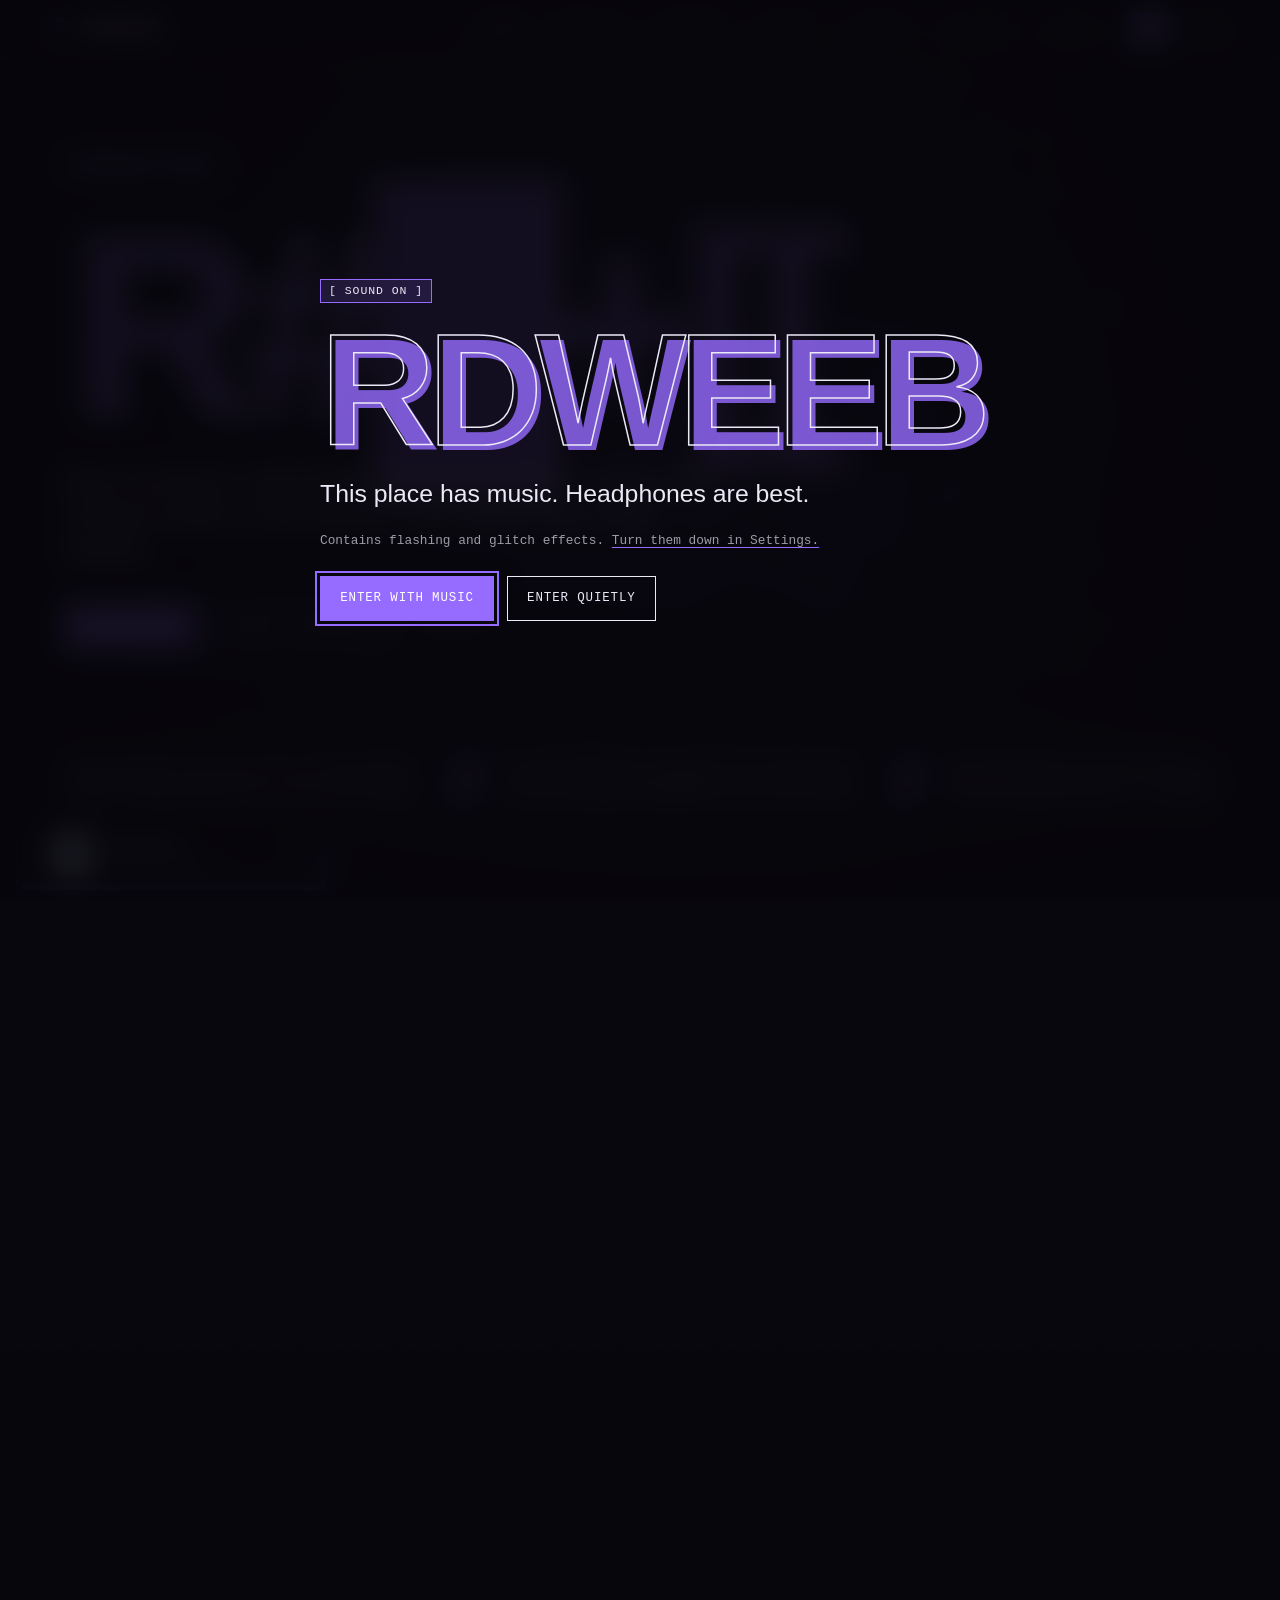
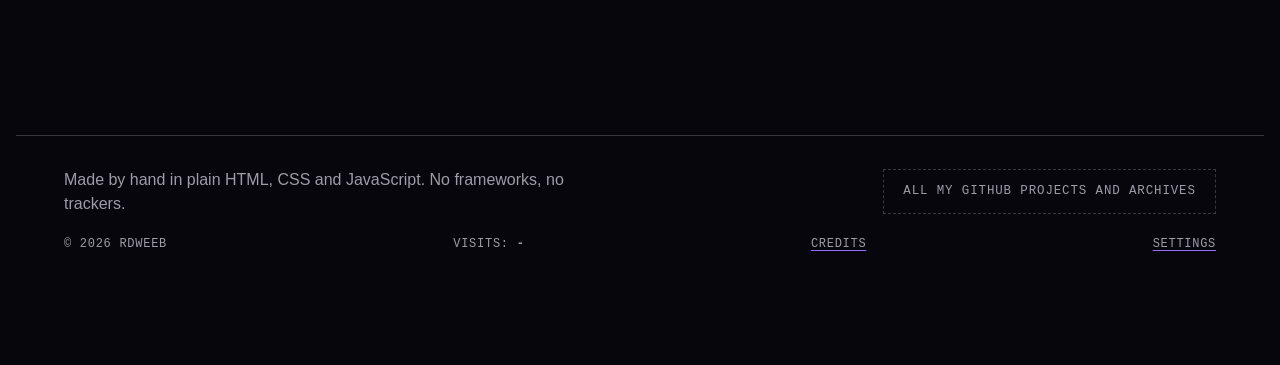
<file: index.html>
<!doctype html>
<html lang="en">
<head>
<meta charset="utf-8">
<meta name="viewport" content="width=device-width, initial-scale=1, viewport-fit=cover">
<meta http-equiv="Content-Security-Policy" content="default-src 'none'; script-src 'self'; style-src 'self'; img-src 'self' data: https://*.goatcounter.com; media-src 'self' blob:; connect-src 'self' https://*.goatcounter.com; base-uri 'self'; form-action 'none'">
<title>RDweeb // breakcore, websites and games</title>
<meta name="description" content="Portfolio of RDweeb: music production, websites, games, video and image editing. Open for requests.">
<meta name="theme-color" content="#07060c">
<meta property="og:title" content="RDweeb // breakcore, websites and games">
<meta property="og:description" content="Portfolio of RDweeb: music production, websites, games, video and image editing. Open for requests.">
<meta property="og:type" content="website">
<meta property="og:url" content="https://rdweeb.xyz/">
<meta property="og:image" content="https://rdweeb.xyz/og.png">
<meta name="twitter:card" content="summary_large_image">
<link rel="icon" href="icons/favicon.svg" type="image/svg+xml">
<link rel="stylesheet" href="css/style.css">
<link rel="stylesheet" href="css/fx.css">
<script src="js/boot.js"></script>
<script type="module" src="js/main.js"></script>
</head>
<body>
<a class="skip" href="#view" data-i18n="a11y.skip">Skip to content</a>
<canvas id="scene" aria-hidden="true"></canvas>
<div class="veil" aria-hidden="true"></div>
<div id="whispers" aria-hidden="true"></div>
<header class="top">
  <a class="brand" href="index.html" aria-label="RDweeb">
    <svg class="brand-mark" viewBox="0 0 24 24" aria-hidden="true"><circle cx="12" cy="12" r="9"/><path d="M4 12h16M12 3c3.5 3 3.5 15 0 18M12 3c-3.5 3-3.5 15 0 18"/></svg>
    <span>RDWEEB</span>
  </a>
  <button class="menu-btn" type="button" aria-expanded="false" aria-controls="menu" data-i18n-aria="nav.menu" aria-label="Menu"><span></span><span></span><span></span></button>
  <div class="menu" id="menu">
    <nav aria-label="Main" data-i18n-aria="nav.label">
      <a href="index.html" data-nav="home"><i>01</i><span data-i18n="nav.home">Home</span></a>
      <a href="portfolio.html" data-nav="portfolio"><i>02</i><span data-i18n="nav.portfolio">Portfolio</span></a>
      <a href="services.html" data-nav="services"><i>03</i><span data-i18n="nav.services">Services</span></a>
      <a href="contact.html" data-nav="contact"><i>04</i><span data-i18n="nav.contact">Contact</span></a>
      <a href="support.html" data-nav="support"><i>05</i><span data-i18n="nav.support">Support</span></a>
      <a href="settings.html" data-nav="settings"><i>06</i><span data-i18n="nav.settings">Settings</span></a>
      <a href="credits.html" data-nav="credits"><i>07</i><span data-i18n="nav.credits">Credits</span></a>
    </nav>
    <div class="lang" role="group" aria-label="Language" data-i18n-aria="nav.language">
      <button type="button" data-lang="en" lang="en">EN</button>
      <button type="button" data-lang="ru" lang="ru">RU</button>
      <button type="button" data-lang="de" lang="de">DE</button>
    </div>
  </div>
</header>
<main id="view" data-page="home" tabindex="-1">
<section class="hero">
  <p class="chip"><span data-i18n="home.chip"></span></p>
  <h1 class="mega huge" data-scramble>RDWEEB</h1>
  <p class="lead" data-i18n="home.lead"></p>
  <div class="cta">
    <a class="btn primary" href="portfolio.html" data-i18n="home.cta.work"></a>
    <a class="btn" href="services.html" data-i18n="home.cta.hire"></a>
    <a class="btn ghost" href="contact.html" data-i18n="home.cta.talk"></a>
  </div>
</section>
<div class="marquee" aria-hidden="true"><div class="marquee-track" id="marquee"></div></div>
<section class="block rv">
  <h2 class="h2"><span class="num">01</span><span data-i18n="home.skills.h"></span></h2>
  <ol class="skills" id="skills"></ol>
</section>
<section class="block split rv">
  <div>
    <h2 class="h2"><span class="num">02</span><span data-i18n="home.about.h"></span></h2>
    <p class="prose" data-i18n="home.about.p1"></p>
    <p class="prose" data-i18n="home.about.p2"></p>
    <p class="prose dim" data-i18n="home.about.p3"></p>
  </div>
  <aside class="now tilt" id="now" aria-labelledby="now-h"></aside>
</section>
<section class="block rv">
  <h2 class="h2"><span class="num">03</span><span data-i18n="home.status.h"></span></h2>
  <p class="prose dim" data-i18n="home.status.p"></p>
  <ul class="board" id="board"></ul>
</section>
<section class="block rv">
  <h2 class="h2"><span class="num">04</span><span data-i18n="home.latest.h"></span></h2>
  <ul class="cards" id="latest"></ul>
  <p class="more"><a class="btn" href="portfolio.html" data-i18n="home.latest.all"></a></p>
</section>
</main>
<footer class="foot">
  <div class="foot-row">
    <p class="foot-note" data-i18n="foot.note">Made by hand in plain HTML, CSS and JavaScript.</p>
    <a class="btn ghost" id="gh-all" href="https://github.com/rdweeb?tab=repositories" target="_blank" rel="noopener" data-i18n="foot.github">All my GitHub projects and archives</a>
  </div>
  <div class="foot-row small">
    <span>&copy; 2026 RDweeb</span>
    <span><span data-i18n="foot.visits">Visits</span>: <b id="visits">...</b></span>
    <a href="credits.html" data-i18n="nav.credits">Credits</a>
    <a href="settings.html" data-i18n="nav.settings">Settings</a>
  </div>
</footer>
<noscript><p class="msg" data-i18n="a11y.nojs">This site needs JavaScript for most of its features. The text is still readable, links open the normal pages.</p></noscript>
</body>
</html>
</file>
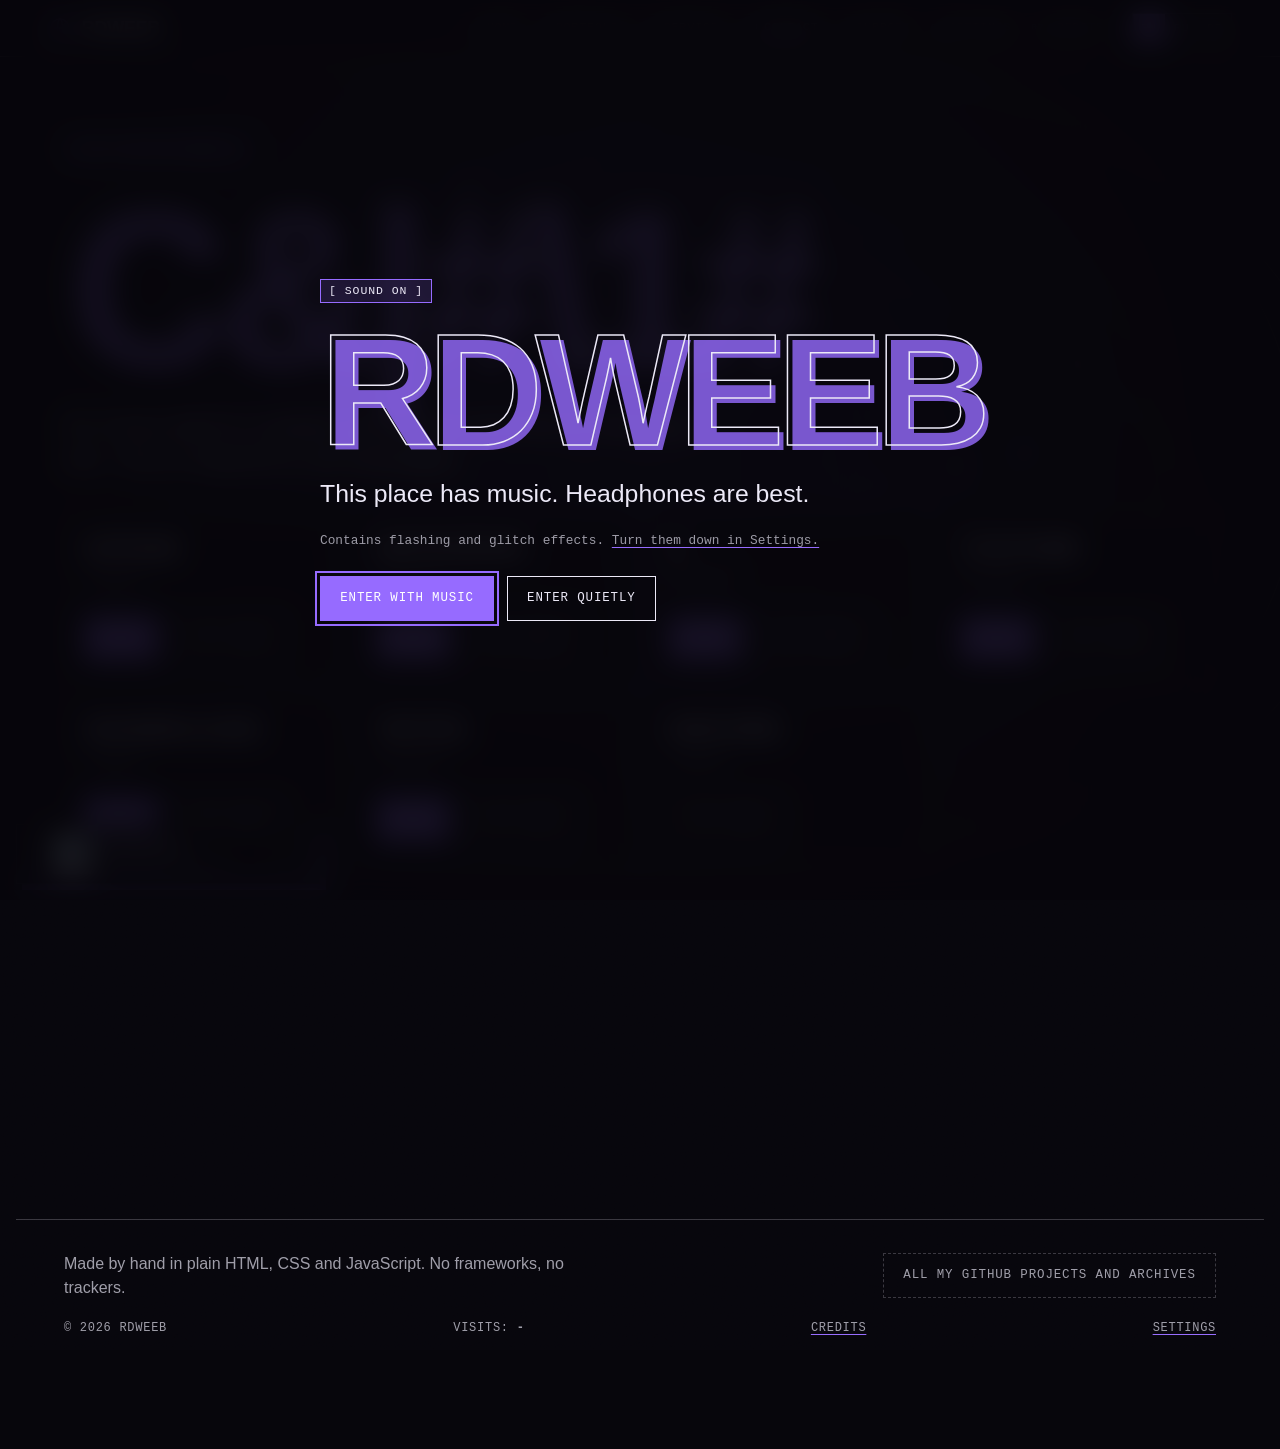
<file: contact.html>
<!doctype html>
<html lang="en">
<head>
<meta charset="utf-8">
<meta name="viewport" content="width=device-width, initial-scale=1, viewport-fit=cover">
<meta http-equiv="Content-Security-Policy" content="default-src 'none'; script-src 'self'; style-src 'self'; img-src 'self' data: https://*.goatcounter.com; media-src 'self' blob:; connect-src 'self' https://*.goatcounter.com; base-uri 'self'; form-action 'none'">
<title>RDweeb // Contact</title>
<meta name="description" content="Contact RDweeb: socials, Discord and how to reach me.">
<meta name="theme-color" content="#07060c">
<meta property="og:title" content="RDweeb // Contact">
<meta property="og:description" content="Contact RDweeb: socials, Discord and how to reach me.">
<meta property="og:type" content="website">
<meta property="og:url" content="https://rdweeb.xyz/contact">
<meta property="og:image" content="https://rdweeb.xyz/og.png">
<meta name="twitter:card" content="summary_large_image">
<link rel="icon" href="icons/favicon.svg" type="image/svg+xml">
<link rel="stylesheet" href="css/style.css">
<link rel="stylesheet" href="css/fx.css">
<script src="js/boot.js"></script>
<script type="module" src="js/main.js"></script>
</head>
<body>
<a class="skip" href="#view" data-i18n="a11y.skip">Skip to content</a>
<canvas id="scene" aria-hidden="true"></canvas>
<div class="veil" aria-hidden="true"></div>
<div id="whispers" aria-hidden="true"></div>
<header class="top">
  <a class="brand" href="index.html" aria-label="RDweeb">
    <svg class="brand-mark" viewBox="0 0 24 24" aria-hidden="true"><circle cx="12" cy="12" r="9"/><path d="M4 12h16M12 3c3.5 3 3.5 15 0 18M12 3c-3.5 3-3.5 15 0 18"/></svg>
    <span>RDWEEB</span>
  </a>
  <button class="menu-btn" type="button" aria-expanded="false" aria-controls="menu" data-i18n-aria="nav.menu" aria-label="Menu"><span></span><span></span><span></span></button>
  <div class="menu" id="menu">
    <nav aria-label="Main" data-i18n-aria="nav.label">
      <a href="index.html" data-nav="home"><i>01</i><span data-i18n="nav.home">Home</span></a>
      <a href="portfolio.html" data-nav="portfolio"><i>02</i><span data-i18n="nav.portfolio">Portfolio</span></a>
      <a href="services.html" data-nav="services"><i>03</i><span data-i18n="nav.services">Services</span></a>
      <a href="contact.html" data-nav="contact"><i>04</i><span data-i18n="nav.contact">Contact</span></a>
      <a href="support.html" data-nav="support"><i>05</i><span data-i18n="nav.support">Support</span></a>
      <a href="settings.html" data-nav="settings"><i>06</i><span data-i18n="nav.settings">Settings</span></a>
      <a href="credits.html" data-nav="credits"><i>07</i><span data-i18n="nav.credits">Credits</span></a>
    </nav>
    <div class="lang" role="group" aria-label="Language" data-i18n-aria="nav.language">
      <button type="button" data-lang="en" lang="en">EN</button>
      <button type="button" data-lang="ru" lang="ru">RU</button>
      <button type="button" data-lang="de" lang="de">DE</button>
    </div>
  </div>
</header>
<main id="view" data-page="contact" tabindex="-1">
<header class="page-head">
  <p class="chip" data-i18n="contact.chip"></p>
  <h1 class="mega" data-i18n="nav.contact" data-scramble></h1>
  <p class="lead" id="note"></p>
</header>
<ul class="links" id="links"></ul>
<p class="status-line small" id="contact-status" role="status"></p>
<section class="block rv owner">
  <details id="owner">
    <summary><span class="num">+</span><span data-i18n="owner.h"></span></summary>
    <p class="prose" data-i18n="owner.p"></p>
    <div class="owner-form">
      <label for="ow-label" data-i18n="owner.label"></label>
      <input id="ow-label" type="text" maxlength="30" autocomplete="off" data-i18n-placeholder="owner.label.ph">
      <label for="ow-handle" data-i18n="owner.handle"></label>
      <input id="ow-handle" type="text" maxlength="50" autocomplete="off" data-i18n-placeholder="owner.handle.ph">
      <label for="ow-url" data-i18n="owner.url"></label>
      <input id="ow-url" type="url" maxlength="200" autocomplete="off" placeholder="https://">
      <button class="btn primary" type="button" id="ow-add" data-i18n="owner.add"></button>
    </div>
    <p class="small" id="ow-status" role="status"></p>
    <ul class="extra" id="extra"></ul>
    <label for="ow-snip" data-i18n="owner.snip"></label>
    <textarea id="ow-snip" rows="5" readonly></textarea>
    <button class="btn" type="button" id="ow-copy" data-i18n="owner.copy"></button>
  </details>
</section>
</main>
<footer class="foot">
  <div class="foot-row">
    <p class="foot-note" data-i18n="foot.note">Made by hand in plain HTML, CSS and JavaScript.</p>
    <a class="btn ghost" id="gh-all" href="https://github.com/rdweeb?tab=repositories" target="_blank" rel="noopener" data-i18n="foot.github">All my GitHub projects and archives</a>
  </div>
  <div class="foot-row small">
    <span>&copy; 2026 RDweeb</span>
    <span><span data-i18n="foot.visits">Visits</span>: <b id="visits">...</b></span>
    <a href="credits.html" data-i18n="nav.credits">Credits</a>
    <a href="settings.html" data-i18n="nav.settings">Settings</a>
  </div>
</footer>
<noscript><p class="msg" data-i18n="a11y.nojs">This site needs JavaScript for most of its features. The text is still readable, links open the normal pages.</p></noscript>
</body>
</html>
</file>
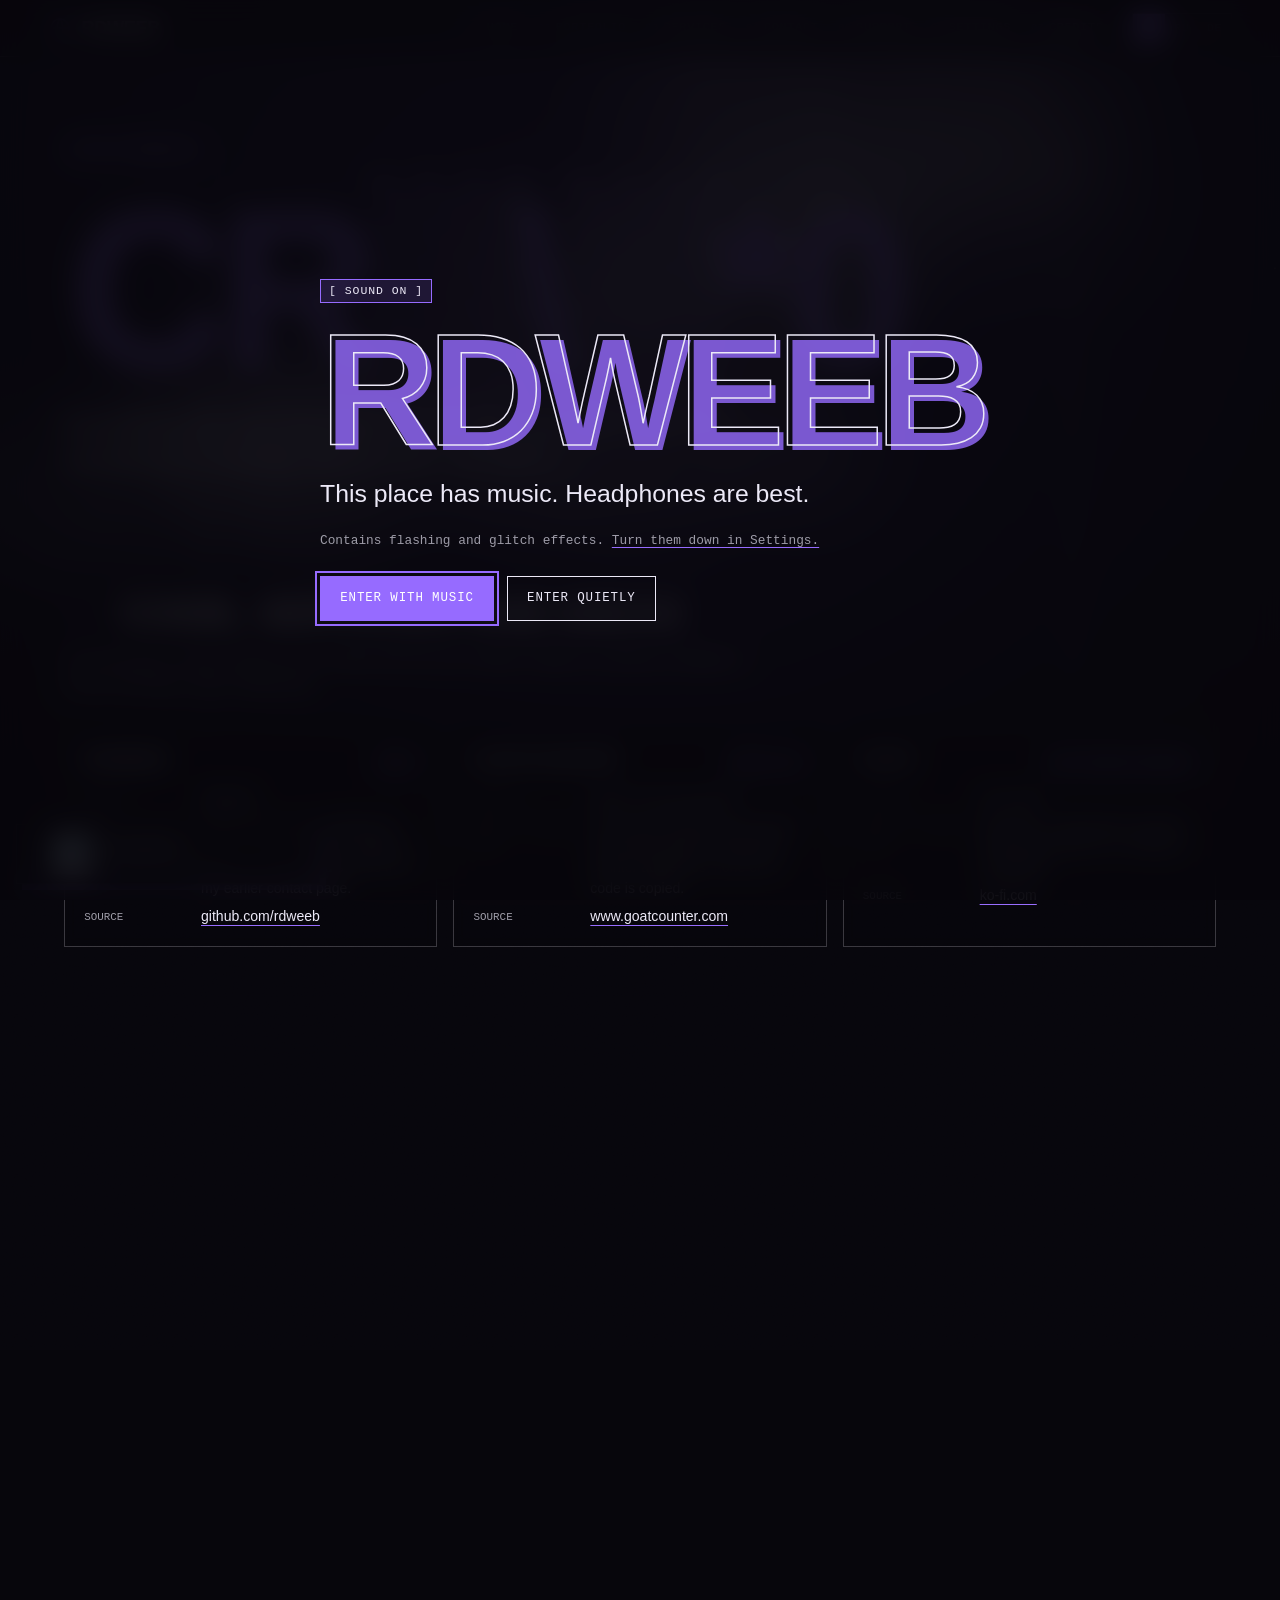
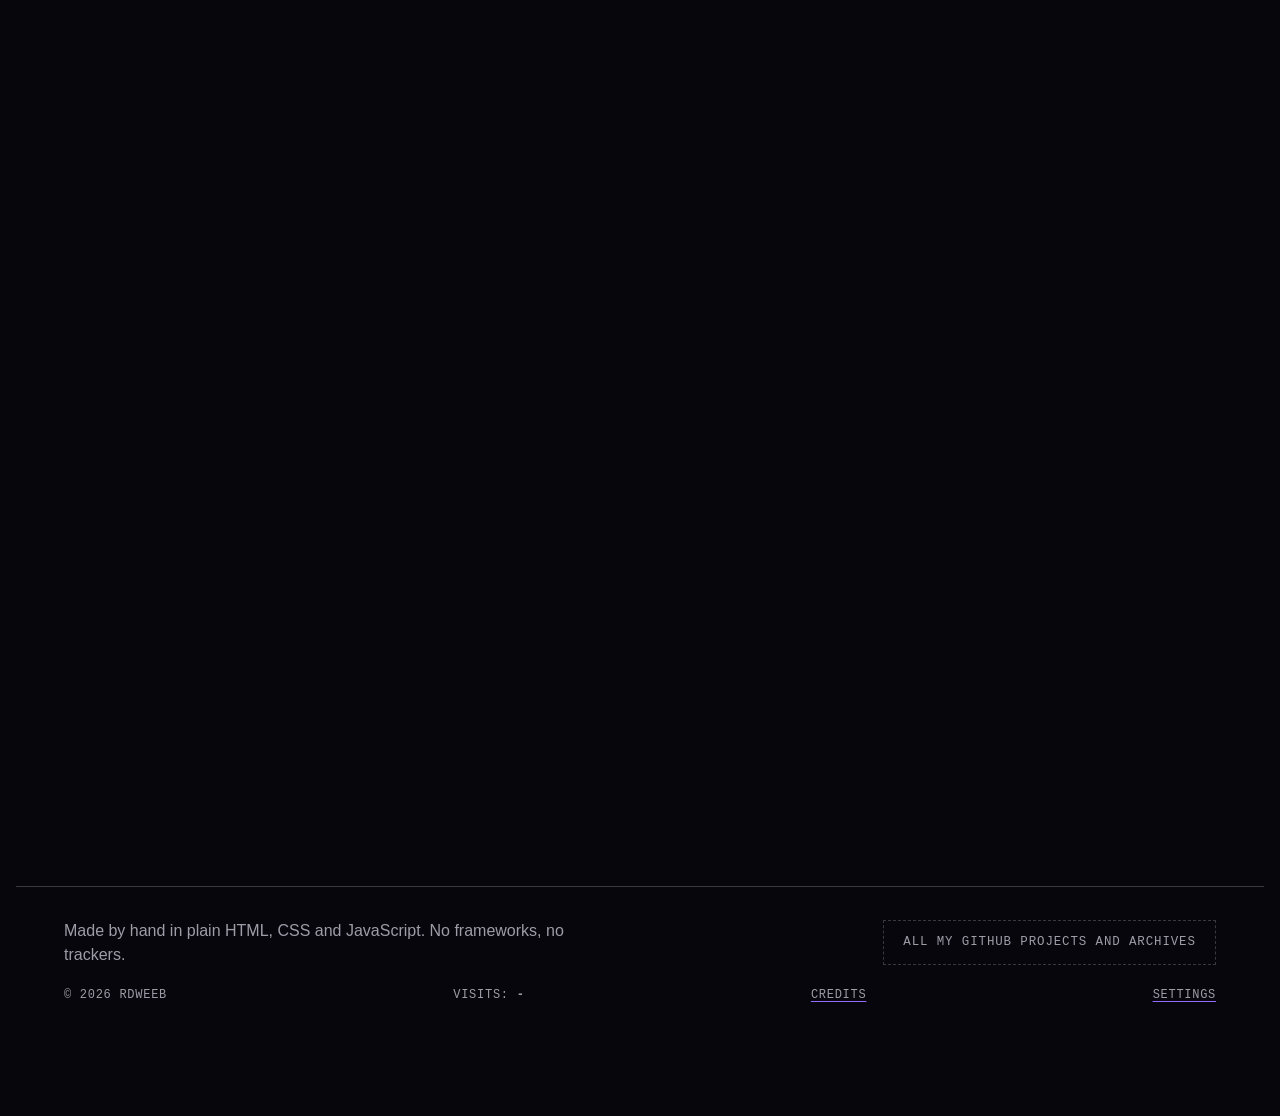
<file: credits.html>
<!doctype html>
<html lang="en">
<head>
<meta charset="utf-8">
<meta name="viewport" content="width=device-width, initial-scale=1, viewport-fit=cover">
<meta http-equiv="Content-Security-Policy" content="default-src 'none'; script-src 'self'; style-src 'self'; img-src 'self' data: https://*.goatcounter.com; media-src 'self' blob:; connect-src 'self' https://*.goatcounter.com; base-uri 'self'; form-action 'none'">
<title>RDweeb // Credits</title>
<meta name="description" content="Everything and everyone that helped build this site, with licences and sources.">
<meta name="theme-color" content="#07060c">
<meta property="og:title" content="RDweeb // Credits">
<meta property="og:description" content="Everything and everyone that helped build this site, with licences and sources.">
<meta property="og:type" content="website">
<meta property="og:url" content="https://rdweeb.xyz/credits">
<meta property="og:image" content="https://rdweeb.xyz/og.png">
<meta name="twitter:card" content="summary_large_image">
<link rel="icon" href="icons/favicon.svg" type="image/svg+xml">
<link rel="stylesheet" href="css/style.css">
<link rel="stylesheet" href="css/fx.css">
<script src="js/boot.js"></script>
<script type="module" src="js/main.js"></script>
</head>
<body>
<a class="skip" href="#view" data-i18n="a11y.skip">Skip to content</a>
<canvas id="scene" aria-hidden="true"></canvas>
<div class="veil" aria-hidden="true"></div>
<div id="whispers" aria-hidden="true"></div>
<header class="top">
  <a class="brand" href="index.html" aria-label="RDweeb">
    <svg class="brand-mark" viewBox="0 0 24 24" aria-hidden="true"><circle cx="12" cy="12" r="9"/><path d="M4 12h16M12 3c3.5 3 3.5 15 0 18M12 3c-3.5 3-3.5 15 0 18"/></svg>
    <span>RDWEEB</span>
  </a>
  <button class="menu-btn" type="button" aria-expanded="false" aria-controls="menu" data-i18n-aria="nav.menu" aria-label="Menu"><span></span><span></span><span></span></button>
  <div class="menu" id="menu">
    <nav aria-label="Main" data-i18n-aria="nav.label">
      <a href="index.html" data-nav="home"><i>01</i><span data-i18n="nav.home">Home</span></a>
      <a href="portfolio.html" data-nav="portfolio"><i>02</i><span data-i18n="nav.portfolio">Portfolio</span></a>
      <a href="services.html" data-nav="services"><i>03</i><span data-i18n="nav.services">Services</span></a>
      <a href="contact.html" data-nav="contact"><i>04</i><span data-i18n="nav.contact">Contact</span></a>
      <a href="support.html" data-nav="support"><i>05</i><span data-i18n="nav.support">Support</span></a>
      <a href="settings.html" data-nav="settings"><i>06</i><span data-i18n="nav.settings">Settings</span></a>
      <a href="credits.html" data-nav="credits"><i>07</i><span data-i18n="nav.credits">Credits</span></a>
    </nav>
    <div class="lang" role="group" aria-label="Language" data-i18n-aria="nav.language">
      <button type="button" data-lang="en" lang="en">EN</button>
      <button type="button" data-lang="ru" lang="ru">RU</button>
      <button type="button" data-lang="de" lang="de">DE</button>
    </div>
  </div>
</header>
<main id="view" data-page="credits" tabindex="-1">
<header class="page-head">
  <p class="chip" data-i18n="credits.chip"></p>
  <h1 class="mega" data-i18n="nav.credits" data-scramble></h1>
  <p class="lead" data-i18n="credits.lead"></p>
</header>
<section class="block rv">
  <h2 class="h2"><span class="num">01</span><span data-i18n="credits.code.h"></span></h2>
  <p class="prose" data-i18n="credits.code.p"></p>
  <ul class="credits" id="credits"></ul>
</section>
<section class="block rv">
  <h2 class="h2"><span class="num">02</span><span data-i18n="credits.music.h"></span></h2>
  <p class="prose" data-i18n="credits.music.p"></p>
  <ul class="credits" id="songs"></ul>
</section>
<section class="block rv">
  <h2 class="h2"><span class="num">03</span><span data-i18n="credits.licence.h"></span></h2>
  <p class="prose" data-i18n="credits.licence.p"></p>
  <p class="prose dim" data-i18n="credits.fix.p"></p>
</section>
</main>
<footer class="foot">
  <div class="foot-row">
    <p class="foot-note" data-i18n="foot.note">Made by hand in plain HTML, CSS and JavaScript.</p>
    <a class="btn ghost" id="gh-all" href="https://github.com/rdweeb?tab=repositories" target="_blank" rel="noopener" data-i18n="foot.github">All my GitHub projects and archives</a>
  </div>
  <div class="foot-row small">
    <span>&copy; 2026 RDweeb</span>
    <span><span data-i18n="foot.visits">Visits</span>: <b id="visits">...</b></span>
    <a href="credits.html" data-i18n="nav.credits">Credits</a>
    <a href="settings.html" data-i18n="nav.settings">Settings</a>
  </div>
</footer>
<noscript><p class="msg" data-i18n="a11y.nojs">This site needs JavaScript for most of its features. The text is still readable, links open the normal pages.</p></noscript>
</body>
</html>
</file>
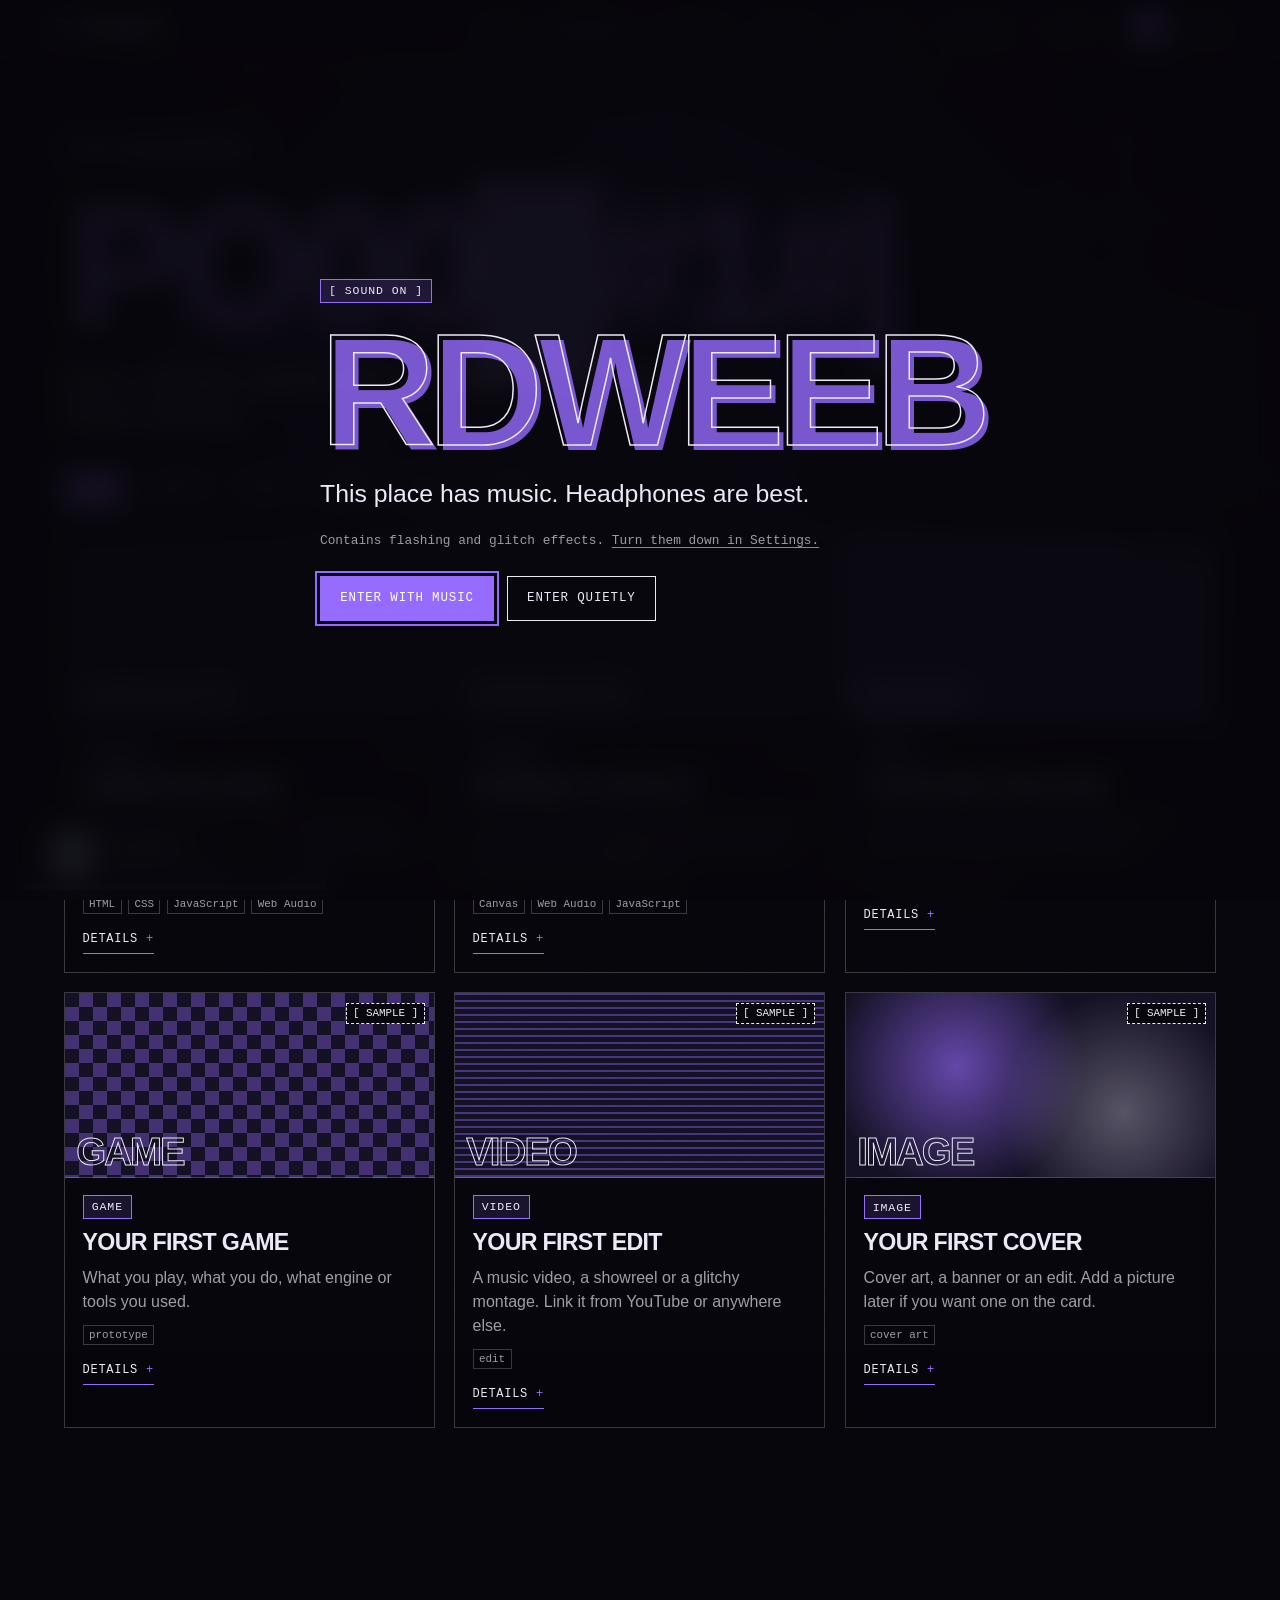
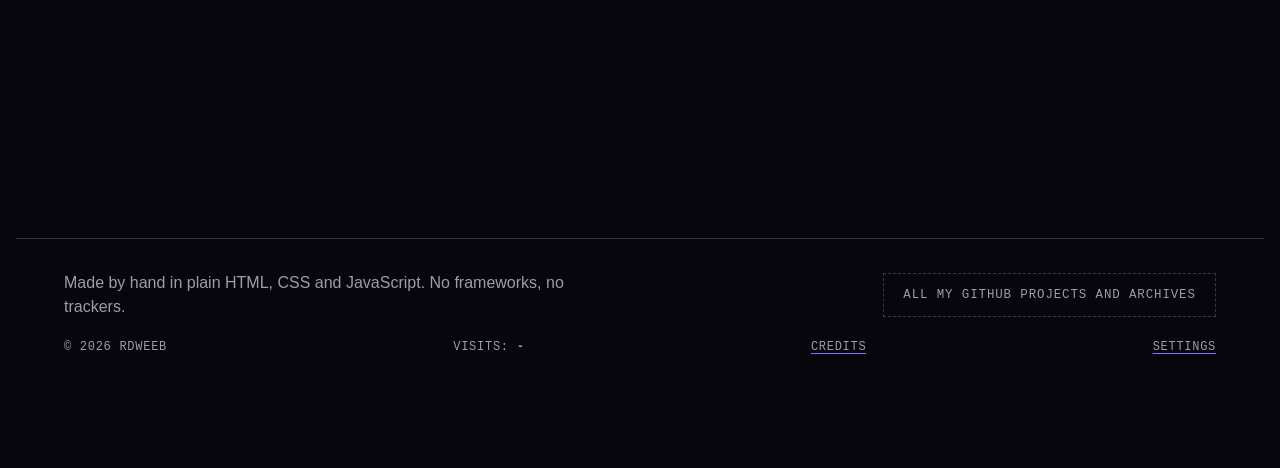
<file: portfolio.html>
<!doctype html>
<html lang="en">
<head>
<meta charset="utf-8">
<meta name="viewport" content="width=device-width, initial-scale=1, viewport-fit=cover">
<meta http-equiv="Content-Security-Policy" content="default-src 'none'; script-src 'self'; style-src 'self'; img-src 'self' data: https://*.goatcounter.com; media-src 'self' blob:; connect-src 'self' https://*.goatcounter.com; base-uri 'self'; form-action 'none'">
<title>RDweeb // Portfolio</title>
<meta name="description" content="Music, websites, games, videos and images by RDweeb.">
<meta name="theme-color" content="#07060c">
<meta property="og:title" content="RDweeb // Portfolio">
<meta property="og:description" content="Music, websites, games, videos and images by RDweeb.">
<meta property="og:type" content="website">
<meta property="og:url" content="https://rdweeb.xyz/portfolio">
<meta property="og:image" content="https://rdweeb.xyz/og.png">
<meta name="twitter:card" content="summary_large_image">
<link rel="icon" href="icons/favicon.svg" type="image/svg+xml">
<link rel="stylesheet" href="css/style.css">
<link rel="stylesheet" href="css/fx.css">
<script src="js/boot.js"></script>
<script type="module" src="js/main.js"></script>
</head>
<body>
<a class="skip" href="#view" data-i18n="a11y.skip">Skip to content</a>
<canvas id="scene" aria-hidden="true"></canvas>
<div class="veil" aria-hidden="true"></div>
<div id="whispers" aria-hidden="true"></div>
<header class="top">
  <a class="brand" href="index.html" aria-label="RDweeb">
    <svg class="brand-mark" viewBox="0 0 24 24" aria-hidden="true"><circle cx="12" cy="12" r="9"/><path d="M4 12h16M12 3c3.5 3 3.5 15 0 18M12 3c-3.5 3-3.5 15 0 18"/></svg>
    <span>RDWEEB</span>
  </a>
  <button class="menu-btn" type="button" aria-expanded="false" aria-controls="menu" data-i18n-aria="nav.menu" aria-label="Menu"><span></span><span></span><span></span></button>
  <div class="menu" id="menu">
    <nav aria-label="Main" data-i18n-aria="nav.label">
      <a href="index.html" data-nav="home"><i>01</i><span data-i18n="nav.home">Home</span></a>
      <a href="portfolio.html" data-nav="portfolio"><i>02</i><span data-i18n="nav.portfolio">Portfolio</span></a>
      <a href="services.html" data-nav="services"><i>03</i><span data-i18n="nav.services">Services</span></a>
      <a href="contact.html" data-nav="contact"><i>04</i><span data-i18n="nav.contact">Contact</span></a>
      <a href="support.html" data-nav="support"><i>05</i><span data-i18n="nav.support">Support</span></a>
      <a href="settings.html" data-nav="settings"><i>06</i><span data-i18n="nav.settings">Settings</span></a>
      <a href="credits.html" data-nav="credits"><i>07</i><span data-i18n="nav.credits">Credits</span></a>
    </nav>
    <div class="lang" role="group" aria-label="Language" data-i18n-aria="nav.language">
      <button type="button" data-lang="en" lang="en">EN</button>
      <button type="button" data-lang="ru" lang="ru">RU</button>
      <button type="button" data-lang="de" lang="de">DE</button>
    </div>
  </div>
</header>
<main id="view" data-page="portfolio" tabindex="-1">
<header class="page-head">
  <p class="chip" data-i18n="portfolio.chip"></p>
  <h1 class="mega" data-i18n="nav.portfolio" data-scramble></h1>
  <p class="lead" data-i18n="portfolio.lead"></p>
</header>
<div class="filters" id="filters" role="group" data-i18n-aria="portfolio.filter" aria-label="Filter"></div>
<p class="empty" id="empty" hidden data-i18n="portfolio.empty"></p>
<ul class="cards big" id="cards"></ul>
<section class="block rv">
  <h2 class="h2"><span class="num">+</span><span data-i18n="portfolio.more.h"></span></h2>
  <p class="prose" data-i18n="portfolio.more.p"></p>
  <p class="more"><a class="btn primary" id="archive" href="https://github.com/rdweeb?tab=repositories" target="_blank" rel="noopener" data-i18n="foot.github"></a></p>
</section>
</main>
<footer class="foot">
  <div class="foot-row">
    <p class="foot-note" data-i18n="foot.note">Made by hand in plain HTML, CSS and JavaScript.</p>
    <a class="btn ghost" id="gh-all" href="https://github.com/rdweeb?tab=repositories" target="_blank" rel="noopener" data-i18n="foot.github">All my GitHub projects and archives</a>
  </div>
  <div class="foot-row small">
    <span>&copy; 2026 RDweeb</span>
    <span><span data-i18n="foot.visits">Visits</span>: <b id="visits">...</b></span>
    <a href="credits.html" data-i18n="nav.credits">Credits</a>
    <a href="settings.html" data-i18n="nav.settings">Settings</a>
  </div>
</footer>
<noscript><p class="msg" data-i18n="a11y.nojs">This site needs JavaScript for most of its features. The text is still readable, links open the normal pages.</p></noscript>
</body>
</html>
</file>
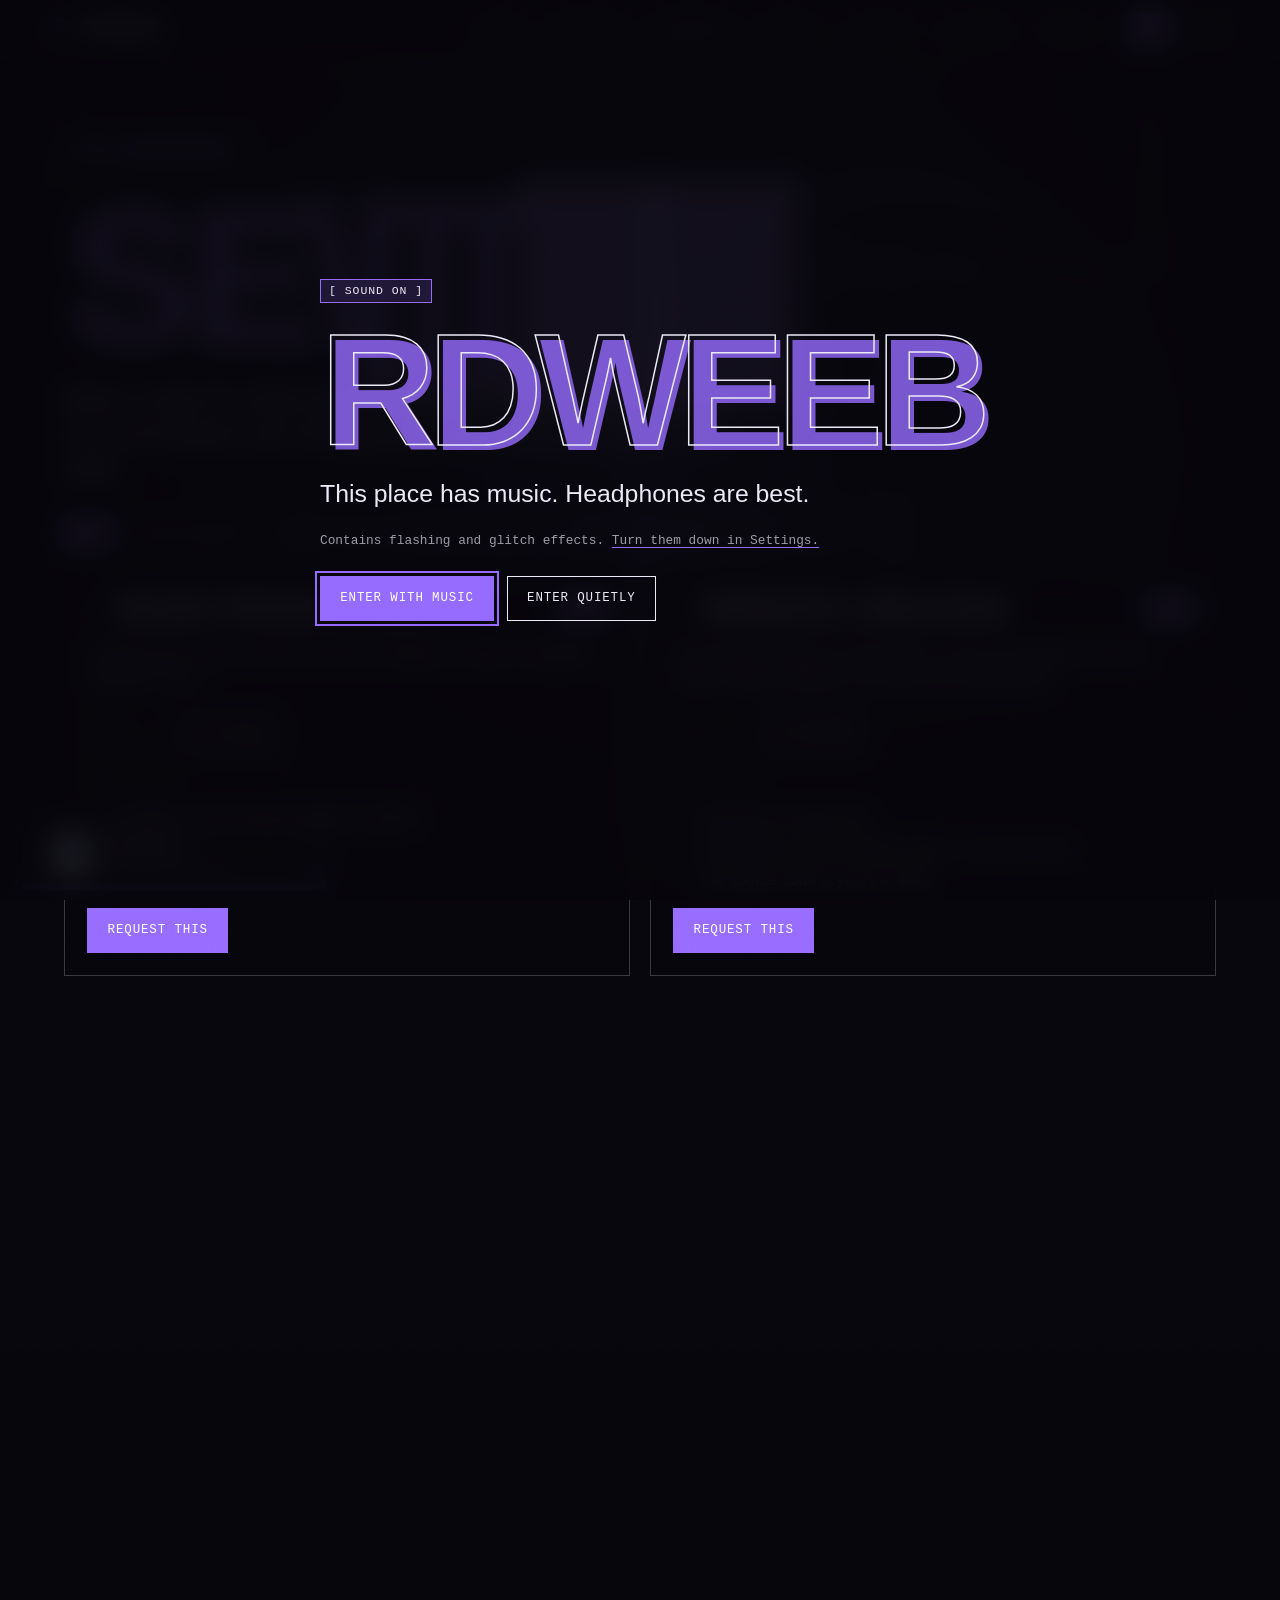
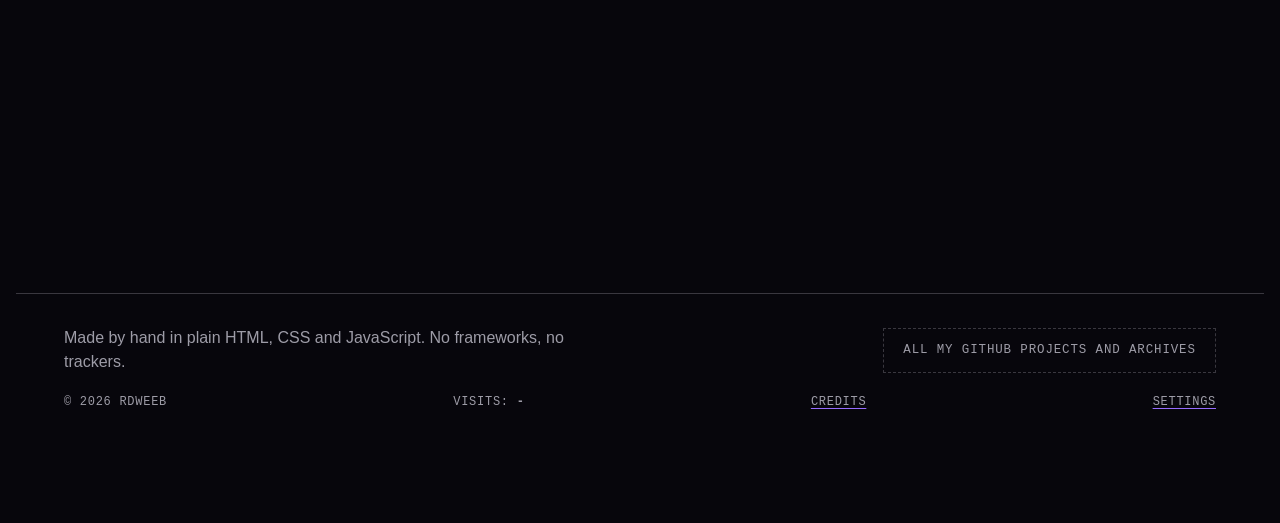
<file: services.html>
<!doctype html>
<html lang="en">
<head>
<meta charset="utf-8">
<meta name="viewport" content="width=device-width, initial-scale=1, viewport-fit=cover">
<meta http-equiv="Content-Security-Policy" content="default-src 'none'; script-src 'self'; style-src 'self'; img-src 'self' data: https://*.goatcounter.com; media-src 'self' blob:; connect-src 'self' https://*.goatcounter.com; base-uri 'self'; form-action 'none'">
<title>RDweeb // Services</title>
<meta name="description" content="What RDweeb offers: music, websites, video, images and games. Prices, status and how to request.">
<meta name="theme-color" content="#07060c">
<meta property="og:title" content="RDweeb // Services">
<meta property="og:description" content="What RDweeb offers: music, websites, video, images and games. Prices, status and how to request.">
<meta property="og:type" content="website">
<meta property="og:url" content="https://rdweeb.xyz/services">
<meta property="og:image" content="https://rdweeb.xyz/og.png">
<meta name="twitter:card" content="summary_large_image">
<link rel="icon" href="icons/favicon.svg" type="image/svg+xml">
<link rel="stylesheet" href="css/style.css">
<link rel="stylesheet" href="css/fx.css">
<script src="js/boot.js"></script>
<script type="module" src="js/main.js"></script>
</head>
<body>
<a class="skip" href="#view" data-i18n="a11y.skip">Skip to content</a>
<canvas id="scene" aria-hidden="true"></canvas>
<div class="veil" aria-hidden="true"></div>
<div id="whispers" aria-hidden="true"></div>
<header class="top">
  <a class="brand" href="index.html" aria-label="RDweeb">
    <svg class="brand-mark" viewBox="0 0 24 24" aria-hidden="true"><circle cx="12" cy="12" r="9"/><path d="M4 12h16M12 3c3.5 3 3.5 15 0 18M12 3c-3.5 3-3.5 15 0 18"/></svg>
    <span>RDWEEB</span>
  </a>
  <button class="menu-btn" type="button" aria-expanded="false" aria-controls="menu" data-i18n-aria="nav.menu" aria-label="Menu"><span></span><span></span><span></span></button>
  <div class="menu" id="menu">
    <nav aria-label="Main" data-i18n-aria="nav.label">
      <a href="index.html" data-nav="home"><i>01</i><span data-i18n="nav.home">Home</span></a>
      <a href="portfolio.html" data-nav="portfolio"><i>02</i><span data-i18n="nav.portfolio">Portfolio</span></a>
      <a href="services.html" data-nav="services"><i>03</i><span data-i18n="nav.services">Services</span></a>
      <a href="contact.html" data-nav="contact"><i>04</i><span data-i18n="nav.contact">Contact</span></a>
      <a href="support.html" data-nav="support"><i>05</i><span data-i18n="nav.support">Support</span></a>
      <a href="settings.html" data-nav="settings"><i>06</i><span data-i18n="nav.settings">Settings</span></a>
      <a href="credits.html" data-nav="credits"><i>07</i><span data-i18n="nav.credits">Credits</span></a>
    </nav>
    <div class="lang" role="group" aria-label="Language" data-i18n-aria="nav.language">
      <button type="button" data-lang="en" lang="en">EN</button>
      <button type="button" data-lang="ru" lang="ru">RU</button>
      <button type="button" data-lang="de" lang="de">DE</button>
    </div>
  </div>
</header>
<main id="view" data-page="services" tabindex="-1">
<header class="page-head">
  <p class="chip" data-i18n="services.chip"></p>
  <h1 class="mega" data-i18n="nav.services" data-scramble></h1>
  <p class="lead" data-i18n="services.lead"></p>
</header>
<ul class="legend" aria-label="Status" data-i18n-aria="services.legend">
  <li><span class="status open" data-i18n="status.open"></span><span data-i18n="status.open.d"></span></li>
  <li><span class="status soon" data-i18n="status.soon"></span><span data-i18n="status.soon.d"></span></li>
  <li><span class="status closed" data-i18n="status.closed"></span><span data-i18n="status.closed.d"></span></li>
</ul>
<ul class="svc" id="svc"></ul>
<section class="block rv" id="how">
  <h2 class="h2"><span class="num">01</span><span data-i18n="how.h"></span></h2>
  <ol class="steps">
    <li><b data-i18n="how.1.h"></b><span data-i18n="how.1.p"></span></li>
    <li><b data-i18n="how.2.h"></b><span data-i18n="how.2.p"></span></li>
    <li><b data-i18n="how.3.h"></b><span data-i18n="how.3.p"></span></li>
    <li><b data-i18n="how.4.h"></b><span data-i18n="how.4.p"></span></li>
  </ol>
</section>
<section class="block rv" id="pay">
  <h2 class="h2"><span class="num">02</span><span data-i18n="pay.h"></span></h2>
  <ul class="pay" id="paylist"></ul>
  <p class="prose strong" data-i18n="pay.rule"></p>
</section>
<section class="block rv" id="request">
  <h2 class="h2"><span class="num">03</span><span data-i18n="req.h"></span></h2>
  <p class="prose" data-i18n="req.p"></p>
  <div class="builder">
    <div class="fields">
      <label for="rq-svc" data-i18n="req.svc"></label>
      <select id="rq-svc"></select>
      <label for="rq-name" data-i18n="req.name"></label>
      <input id="rq-name" type="text" maxlength="60" autocomplete="off">
      <label for="rq-what" data-i18n="req.what"></label>
      <textarea id="rq-what" rows="4" maxlength="700" data-i18n-placeholder="req.what.ph"></textarea>
      <label for="rq-budget" data-i18n="req.budget"></label>
      <input id="rq-budget" type="text" maxlength="60" autocomplete="off" data-i18n-placeholder="req.budget.ph">
      <label for="rq-when" data-i18n="req.when"></label>
      <input id="rq-when" type="text" maxlength="60" autocomplete="off" data-i18n-placeholder="req.when.ph">
    </div>
    <div class="out">
      <label for="rq-out" data-i18n="req.out"></label>
      <textarea id="rq-out" rows="11" readonly></textarea>
      <div class="cta">
        <button class="btn primary" type="button" id="rq-copy" data-i18n="req.copy"></button>
        <a class="btn" id="rq-kofi" href="https://ko-fi.com/rdweeb" target="_blank" rel="noopener" data-i18n="req.kofi"></a>
        <a class="btn ghost" href="contact.html" data-i18n="req.contact"></a>
      </div>
      <p class="small" id="rq-status" role="status"></p>
    </div>
  </div>
</section>
</main>
<footer class="foot">
  <div class="foot-row">
    <p class="foot-note" data-i18n="foot.note">Made by hand in plain HTML, CSS and JavaScript.</p>
    <a class="btn ghost" id="gh-all" href="https://github.com/rdweeb?tab=repositories" target="_blank" rel="noopener" data-i18n="foot.github">All my GitHub projects and archives</a>
  </div>
  <div class="foot-row small">
    <span>&copy; 2026 RDweeb</span>
    <span><span data-i18n="foot.visits">Visits</span>: <b id="visits">...</b></span>
    <a href="credits.html" data-i18n="nav.credits">Credits</a>
    <a href="settings.html" data-i18n="nav.settings">Settings</a>
  </div>
</footer>
<noscript><p class="msg" data-i18n="a11y.nojs">This site needs JavaScript for most of its features. The text is still readable, links open the normal pages.</p></noscript>
</body>
</html>
</file>
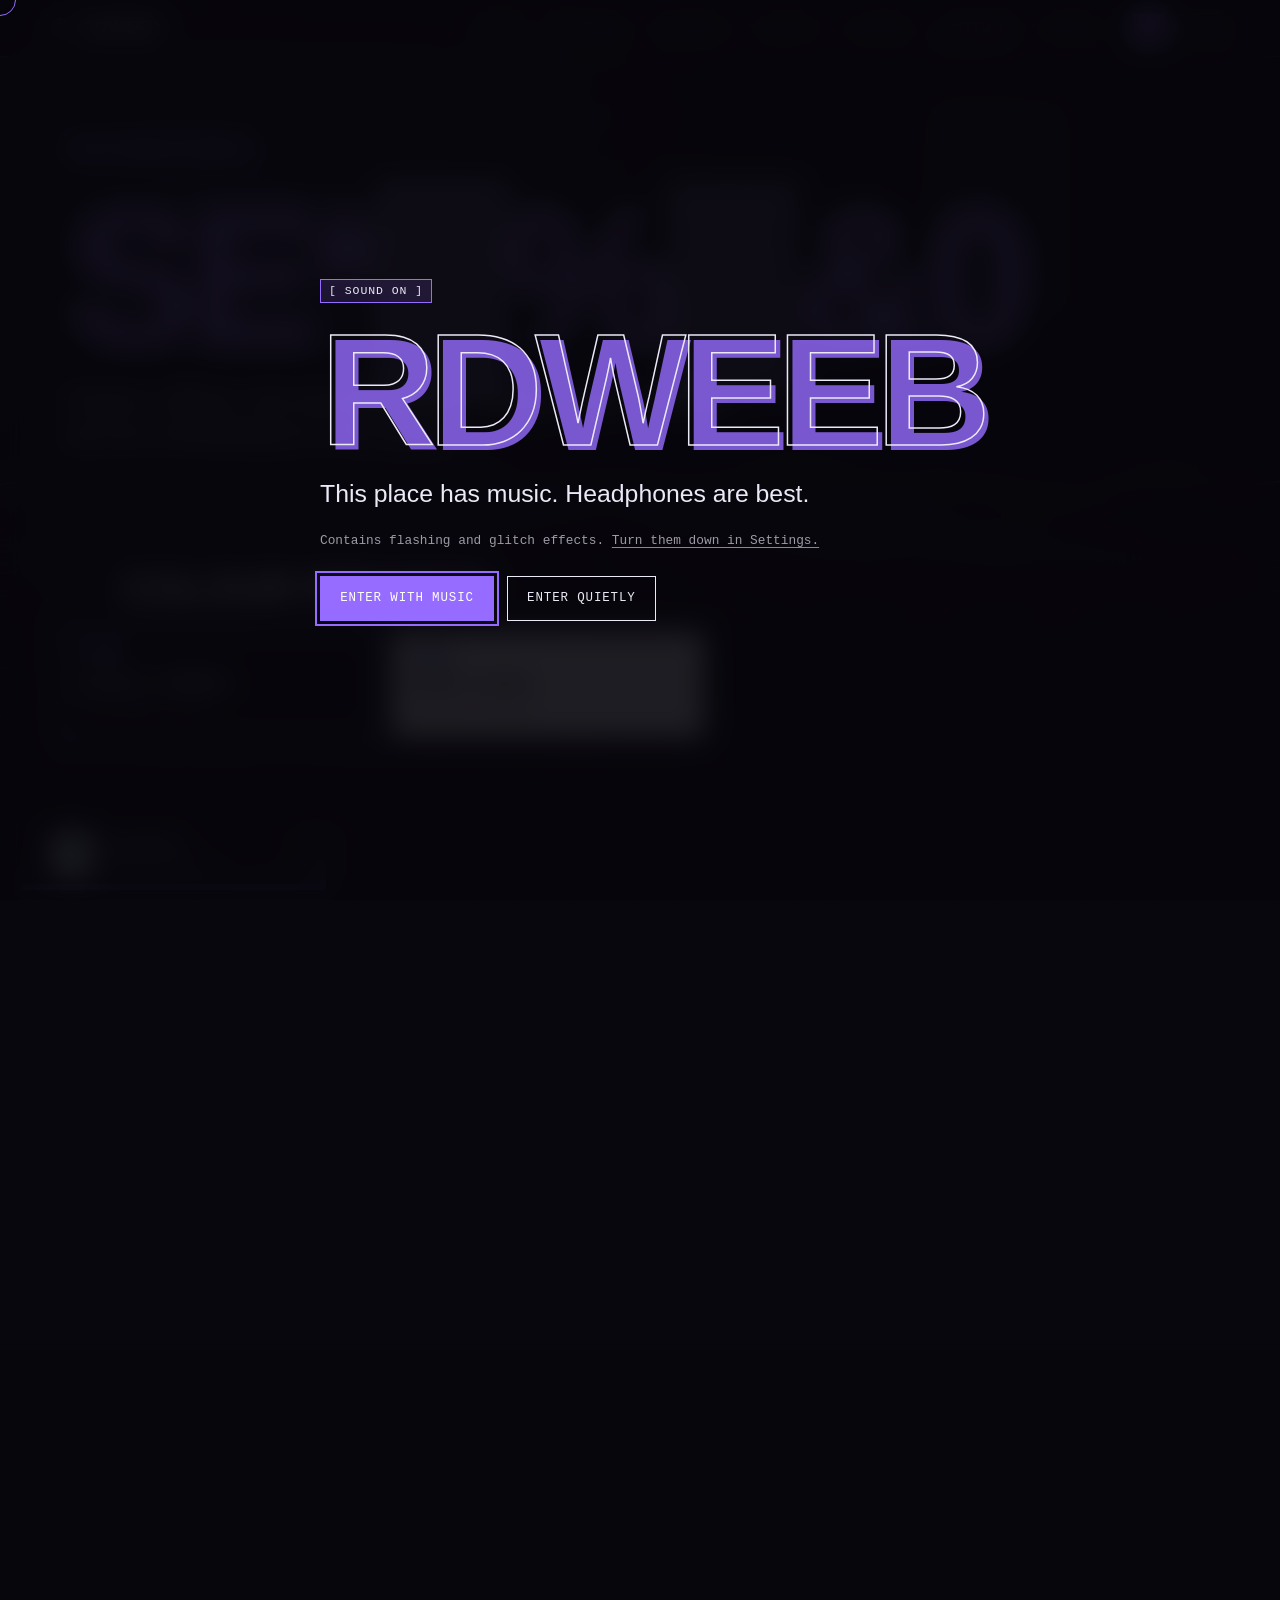
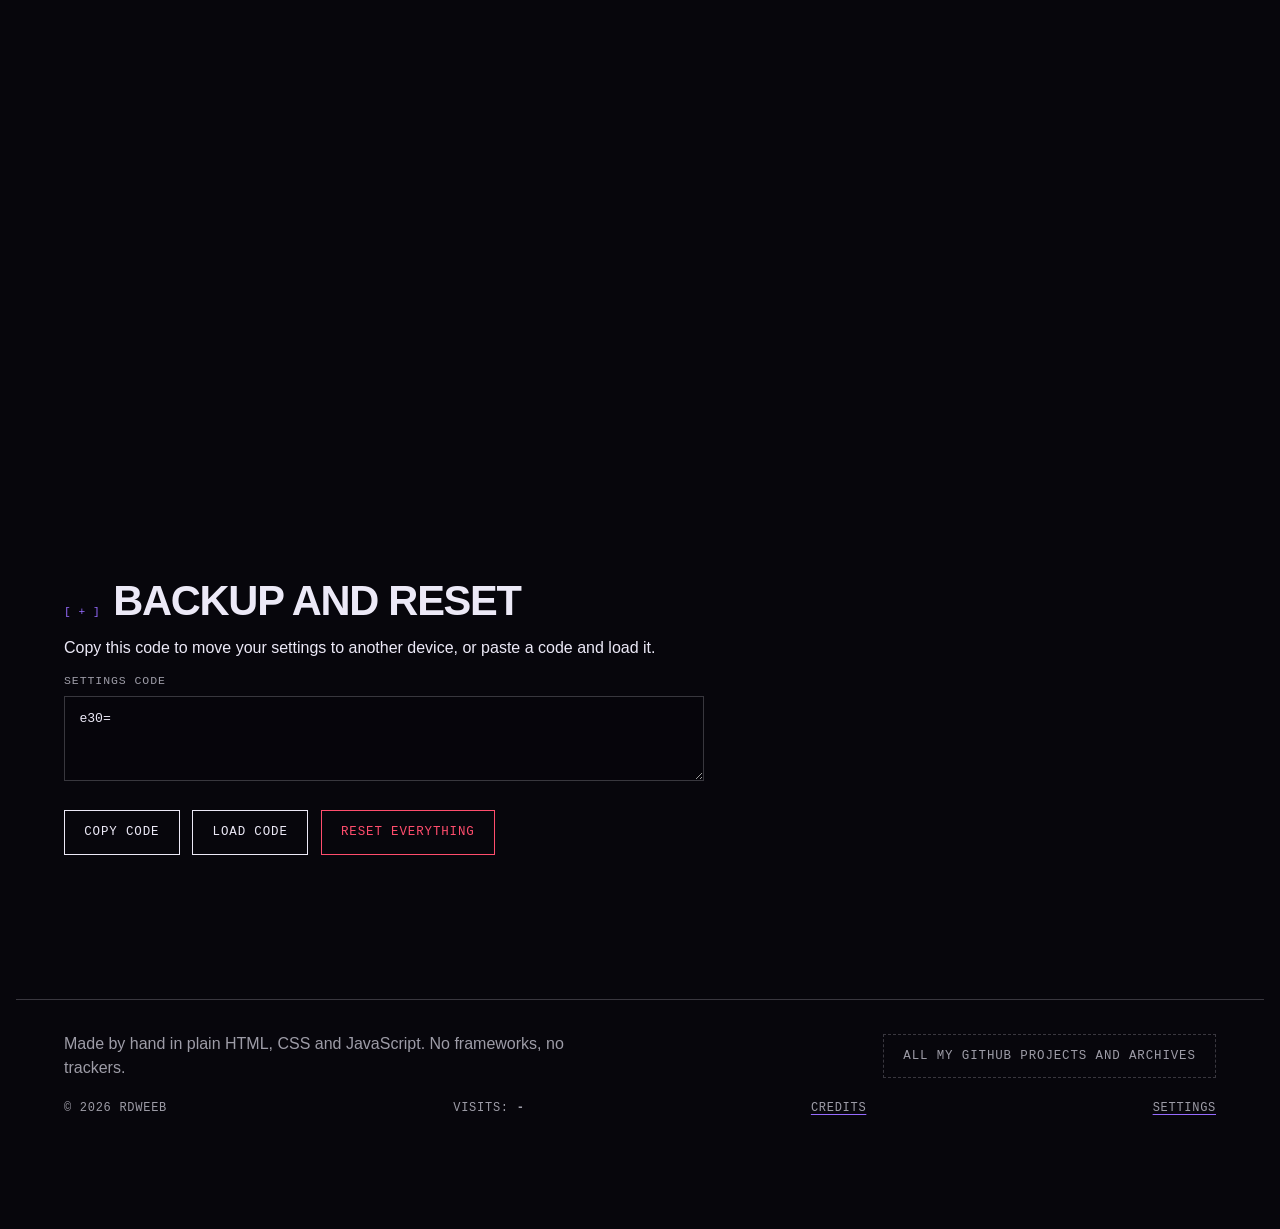
<file: settings.html>
<!doctype html>
<html lang="en">
<head>
<meta charset="utf-8">
<meta name="viewport" content="width=device-width, initial-scale=1, viewport-fit=cover">
<meta http-equiv="Content-Security-Policy" content="default-src 'none'; script-src 'self'; style-src 'self'; img-src 'self' data: https://*.goatcounter.com; media-src 'self' blob:; connect-src 'self' https://*.goatcounter.com; base-uri 'self'; form-action 'none'">
<title>RDweeb // Settings</title>
<meta name="description" content="Change colours, effects, accessibility options and language. Saved on this device.">
<meta name="theme-color" content="#07060c">
<meta property="og:title" content="RDweeb // Settings">
<meta property="og:description" content="Change colours, effects, accessibility options and language. Saved on this device.">
<meta property="og:type" content="website">
<meta property="og:url" content="https://rdweeb.xyz/settings">
<meta property="og:image" content="https://rdweeb.xyz/og.png">
<meta name="twitter:card" content="summary_large_image">
<link rel="icon" href="icons/favicon.svg" type="image/svg+xml">
<link rel="stylesheet" href="css/style.css">
<link rel="stylesheet" href="css/fx.css">
<script src="js/boot.js"></script>
<script type="module" src="js/main.js"></script>
</head>
<body>
<a class="skip" href="#view" data-i18n="a11y.skip">Skip to content</a>
<canvas id="scene" aria-hidden="true"></canvas>
<div class="veil" aria-hidden="true"></div>
<div id="whispers" aria-hidden="true"></div>
<header class="top">
  <a class="brand" href="index.html" aria-label="RDweeb">
    <svg class="brand-mark" viewBox="0 0 24 24" aria-hidden="true"><circle cx="12" cy="12" r="9"/><path d="M4 12h16M12 3c3.5 3 3.5 15 0 18M12 3c-3.5 3-3.5 15 0 18"/></svg>
    <span>RDWEEB</span>
  </a>
  <button class="menu-btn" type="button" aria-expanded="false" aria-controls="menu" data-i18n-aria="nav.menu" aria-label="Menu"><span></span><span></span><span></span></button>
  <div class="menu" id="menu">
    <nav aria-label="Main" data-i18n-aria="nav.label">
      <a href="index.html" data-nav="home"><i>01</i><span data-i18n="nav.home">Home</span></a>
      <a href="portfolio.html" data-nav="portfolio"><i>02</i><span data-i18n="nav.portfolio">Portfolio</span></a>
      <a href="services.html" data-nav="services"><i>03</i><span data-i18n="nav.services">Services</span></a>
      <a href="contact.html" data-nav="contact"><i>04</i><span data-i18n="nav.contact">Contact</span></a>
      <a href="support.html" data-nav="support"><i>05</i><span data-i18n="nav.support">Support</span></a>
      <a href="settings.html" data-nav="settings"><i>06</i><span data-i18n="nav.settings">Settings</span></a>
      <a href="credits.html" data-nav="credits"><i>07</i><span data-i18n="nav.credits">Credits</span></a>
    </nav>
    <div class="lang" role="group" aria-label="Language" data-i18n-aria="nav.language">
      <button type="button" data-lang="en" lang="en">EN</button>
      <button type="button" data-lang="ru" lang="ru">RU</button>
      <button type="button" data-lang="de" lang="de">DE</button>
    </div>
  </div>
</header>
<main id="view" data-page="settings" tabindex="-1">
<header class="page-head">
  <p class="chip" data-i18n="settings.chip"></p>
  <h1 class="mega" data-i18n="nav.settings" data-scramble></h1>
  <p class="lead" data-i18n="settings.lead"></p>
</header>
<section class="block" id="presets-block">
  <h2 class="h2"><span class="num">01</span><span data-i18n="settings.presets"></span></h2>
  <div class="presets" id="presets"></div>
</section>
<div id="groups"></div>
<section class="block">
  <h2 class="h2"><span class="num">+</span><span data-i18n="settings.share"></span></h2>
  <p class="prose" data-i18n="settings.share.p"></p>
  <label for="code" data-i18n="settings.code"></label>
  <textarea id="code" rows="3" spellcheck="false"></textarea>
  <div class="cta">
    <button class="btn" type="button" id="code-copy" data-i18n="settings.code.copy"></button>
    <button class="btn" type="button" id="code-load" data-i18n="settings.code.load"></button>
    <button class="btn danger" type="button" id="reset" data-i18n="settings.reset"></button>
  </div>
  <p class="small" id="set-status" role="status"></p>
</section>
</main>
<footer class="foot">
  <div class="foot-row">
    <p class="foot-note" data-i18n="foot.note">Made by hand in plain HTML, CSS and JavaScript.</p>
    <a class="btn ghost" id="gh-all" href="https://github.com/rdweeb?tab=repositories" target="_blank" rel="noopener" data-i18n="foot.github">All my GitHub projects and archives</a>
  </div>
  <div class="foot-row small">
    <span>&copy; 2026 RDweeb</span>
    <span><span data-i18n="foot.visits">Visits</span>: <b id="visits">...</b></span>
    <a href="credits.html" data-i18n="nav.credits">Credits</a>
    <a href="settings.html" data-i18n="nav.settings">Settings</a>
  </div>
</footer>
<noscript><p class="msg" data-i18n="a11y.nojs">This site needs JavaScript for most of its features. The text is still readable, links open the normal pages.</p></noscript>
</body>
</html>
</file>
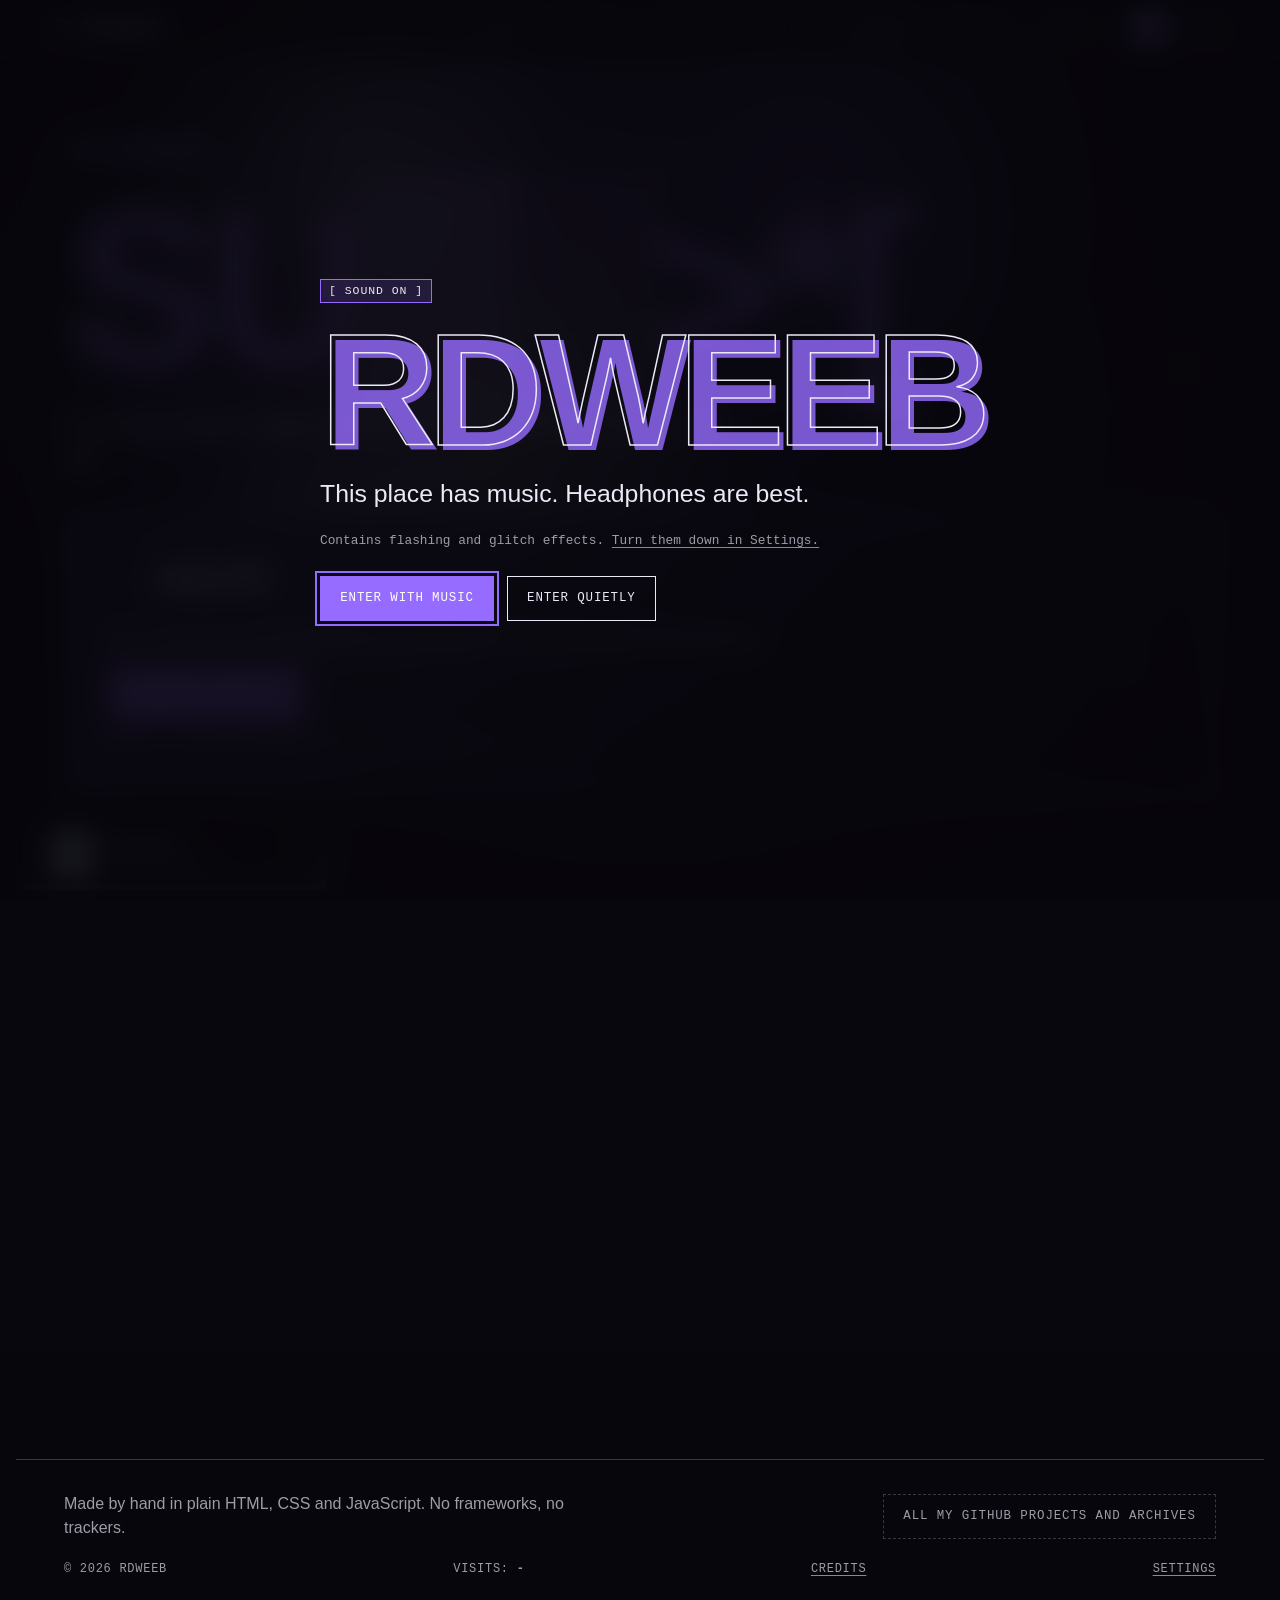
<file: support.html>
<!doctype html>
<html lang="en">
<head>
<meta charset="utf-8">
<meta name="viewport" content="width=device-width, initial-scale=1, viewport-fit=cover">
<meta http-equiv="Content-Security-Policy" content="default-src 'none'; script-src 'self'; style-src 'self'; img-src 'self' data: https://*.goatcounter.com; media-src 'self' blob:; connect-src 'self' https://*.goatcounter.com; base-uri 'self'; form-action 'none'">
<title>RDweeb // Support</title>
<meta name="description" content="Support RDweeb on Ko-fi or in free ways.">
<meta name="theme-color" content="#07060c">
<meta property="og:title" content="RDweeb // Support">
<meta property="og:description" content="Support RDweeb on Ko-fi or in free ways.">
<meta property="og:type" content="website">
<meta property="og:url" content="https://rdweeb.xyz/support">
<meta property="og:image" content="https://rdweeb.xyz/og.png">
<meta name="twitter:card" content="summary_large_image">
<link rel="icon" href="icons/favicon.svg" type="image/svg+xml">
<link rel="stylesheet" href="css/style.css">
<link rel="stylesheet" href="css/fx.css">
<script src="js/boot.js"></script>
<script type="module" src="js/main.js"></script>
</head>
<body>
<a class="skip" href="#view" data-i18n="a11y.skip">Skip to content</a>
<canvas id="scene" aria-hidden="true"></canvas>
<div class="veil" aria-hidden="true"></div>
<div id="whispers" aria-hidden="true"></div>
<header class="top">
  <a class="brand" href="index.html" aria-label="RDweeb">
    <svg class="brand-mark" viewBox="0 0 24 24" aria-hidden="true"><circle cx="12" cy="12" r="9"/><path d="M4 12h16M12 3c3.5 3 3.5 15 0 18M12 3c-3.5 3-3.5 15 0 18"/></svg>
    <span>RDWEEB</span>
  </a>
  <button class="menu-btn" type="button" aria-expanded="false" aria-controls="menu" data-i18n-aria="nav.menu" aria-label="Menu"><span></span><span></span><span></span></button>
  <div class="menu" id="menu">
    <nav aria-label="Main" data-i18n-aria="nav.label">
      <a href="index.html" data-nav="home"><i>01</i><span data-i18n="nav.home">Home</span></a>
      <a href="portfolio.html" data-nav="portfolio"><i>02</i><span data-i18n="nav.portfolio">Portfolio</span></a>
      <a href="services.html" data-nav="services"><i>03</i><span data-i18n="nav.services">Services</span></a>
      <a href="contact.html" data-nav="contact"><i>04</i><span data-i18n="nav.contact">Contact</span></a>
      <a href="support.html" data-nav="support"><i>05</i><span data-i18n="nav.support">Support</span></a>
      <a href="settings.html" data-nav="settings"><i>06</i><span data-i18n="nav.settings">Settings</span></a>
      <a href="credits.html" data-nav="credits"><i>07</i><span data-i18n="nav.credits">Credits</span></a>
    </nav>
    <div class="lang" role="group" aria-label="Language" data-i18n-aria="nav.language">
      <button type="button" data-lang="en" lang="en">EN</button>
      <button type="button" data-lang="ru" lang="ru">RU</button>
      <button type="button" data-lang="de" lang="de">DE</button>
    </div>
  </div>
</header>
<main id="view" data-page="support" tabindex="-1">
<header class="page-head">
  <p class="chip" data-i18n="support.chip"></p>
  <h1 class="mega" data-i18n="nav.support" data-scramble></h1>
  <p class="lead" data-i18n="support.lead"></p>
</header>
<article class="kofi tilt rv">
  <h2 class="h2"><span class="num">&#9825;</span><span data-i18n="support.kofi.h"></span></h2>
  <p class="prose" data-i18n="support.kofi.p"></p>
  <p><a class="btn primary big" id="kofi-btn" href="https://ko-fi.com/rdweeb" target="_blank" rel="noopener" data-i18n="support.kofi.btn"></a></p>
  <p class="small dim" data-i18n="support.kofi.note"></p>
</article>
<ul class="cards" id="more-support"></ul>
<section class="block rv">
  <h2 class="h2"><span class="num">02</span><span data-i18n="support.free.h"></span></h2>
  <ul class="ticks">
    <li data-i18n="support.free.1"></li>
    <li data-i18n="support.free.2"></li>
    <li data-i18n="support.free.3"></li>
    <li data-i18n="support.free.4"></li>
  </ul>
</section>
</main>
<footer class="foot">
  <div class="foot-row">
    <p class="foot-note" data-i18n="foot.note">Made by hand in plain HTML, CSS and JavaScript.</p>
    <a class="btn ghost" id="gh-all" href="https://github.com/rdweeb?tab=repositories" target="_blank" rel="noopener" data-i18n="foot.github">All my GitHub projects and archives</a>
  </div>
  <div class="foot-row small">
    <span>&copy; 2026 RDweeb</span>
    <span><span data-i18n="foot.visits">Visits</span>: <b id="visits">...</b></span>
    <a href="credits.html" data-i18n="nav.credits">Credits</a>
    <a href="settings.html" data-i18n="nav.settings">Settings</a>
  </div>
</footer>
<noscript><p class="msg" data-i18n="a11y.nojs">This site needs JavaScript for most of its features. The text is still readable, links open the normal pages.</p></noscript>
</body>
</html>
</file>
<file: css/style.css>
:root {
  --accent: #966bff;
  --on-accent: #ffffff;
  --sans: "Helvetica Neue", Helvetica, Arial, "Liberation Sans", sans-serif;
  --mono: ui-monospace, "SF Mono", Menlo, Consolas, "Liberation Mono", monospace;
  --ease: cubic-bezier(0.2, 0.7, 0.2, 1);
  --max: 78rem;
  --pad: clamp(1rem, 4vw, 3rem);
  --gl: 0.6;
}
html { background: #07060c; scroll-behavior: smooth; scroll-padding-top: 6rem; -webkit-text-size-adjust: 100%; }
body {
  --bg: #07060c; --fg: #ece9f7;
  --dim: color-mix(in srgb, var(--fg) 66%, transparent);
  --line: color-mix(in srgb, var(--fg) 22%, transparent);
  --panel: color-mix(in srgb, var(--bg) 74%, transparent);
  margin: 0; min-height: 100vh; display: flex; flex-direction: column;
  background: var(--bg); color: var(--fg);
  font-family: var(--sans); font-size: 1rem; line-height: 1.5;
  transition: background-color 0.6s, color 0.6s;
}
body[data-base="light"] { --bg: #f3f2f9; --fg: #0e0c18; }
html[data-contrast="high"] body { --dim: color-mix(in srgb, var(--fg) 90%, transparent); --line: color-mix(in srgb, var(--fg) 60%, transparent); --panel: var(--bg); }
html[data-font="readable"] { --sans: Verdana, Tahoma, "Trebuchet MS", "DejaVu Sans", sans-serif; }
html[data-font="mono"] { --sans: var(--mono); }
html[data-spacing="relaxed"] body { line-height: 1.85; letter-spacing: 0.03em; word-spacing: 0.12em; }
html[data-spacing="relaxed"] p { margin-bottom: 1.4em; }
body.gated { overflow: hidden; }

*, *::before, *::after { box-sizing: border-box; }
h1, h2, h3, p, ul, ol, dl, dd { margin: 0; padding: 0; }
ul, ol { list-style: none; }
img { max-width: 100%; display: block; }
a { color: inherit; text-decoration-color: var(--accent); text-underline-offset: 0.25em; }
button, input, select, textarea { font: inherit; color: inherit; }
button { cursor: pointer; }
::selection { background: var(--accent); color: var(--on-accent); }

:focus-visible { outline: 2px solid var(--accent); outline-offset: 3px; }
html[data-focus="strong"] :focus-visible { outline: 4px solid var(--accent); outline-offset: 4px; box-shadow: 0 0 0 8px var(--bg); }

.skip { position: fixed; left: 1rem; top: -4rem; z-index: 300; background: var(--accent); color: var(--on-accent); padding: 0.6rem 1rem; font-family: var(--mono); transition: top 0.2s; }
.skip:focus { top: 1rem; }
.offscreen { position: fixed; left: -9999px; top: 0; }
.msg { position: fixed; z-index: 400; left: 0; right: 0; top: 0; margin: 0; padding: 0.8rem 1rem; background: var(--accent); color: var(--on-accent); font-family: var(--mono); font-size: 0.85rem; text-align: center; }

#scene { position: fixed; inset: 0; width: 100%; height: 100%; z-index: 0; display: block; }
.veil { position: fixed; inset: 0; z-index: 1; pointer-events: none; background: radial-gradient(ellipse at 50% 45%, transparent 35%, color-mix(in srgb, var(--bg) 80%, transparent) 100%); }

.top {
  position: sticky; top: 0; z-index: 30; display: flex; align-items: center; justify-content: space-between; gap: 1rem;
  padding: 0.7rem var(--pad); background: color-mix(in srgb, var(--bg) 62%, transparent); backdrop-filter: blur(10px); -webkit-backdrop-filter: blur(10px);
  border-bottom: 1px solid var(--line);
}
.brand { display: inline-flex; align-items: center; gap: 0.6rem; font-weight: 900; letter-spacing: -0.03em; font-size: 1.15rem; text-decoration: none; }
.brand-mark { width: 1.5rem; height: 1.5rem; fill: none; stroke: var(--accent); stroke-width: 1.4; }
.menu { display: flex; align-items: center; gap: 1.2rem; }
.menu nav { display: flex; gap: 0.15rem; }
.menu nav a {
  position: relative; display: inline-flex; align-items: baseline; gap: 0.3rem; padding: 0.5rem 0.55rem;
  font-family: var(--mono); font-size: 0.74rem; letter-spacing: 0.06em; text-transform: uppercase; text-decoration: none; color: var(--dim);
  transition: color 0.2s;
}
.menu nav a i { font-style: normal; font-size: 0.6rem; color: var(--accent); }
.menu nav a::after { content: ""; position: absolute; left: 0.55rem; right: 0.55rem; bottom: 0.2rem; height: 1px; background: var(--accent); transform: scaleX(0); transform-origin: left; transition: transform 0.3s var(--ease); }
.menu nav a:hover, .menu nav a[aria-current="page"] { color: var(--fg); }
.menu nav a:hover::after, .menu nav a[aria-current="page"]::after { transform: scaleX(1); }
.lang { display: flex; border: 1px solid var(--line); }
.lang button { background: none; border: 0; padding: 0.35rem 0.55rem; font-family: var(--mono); font-size: 0.72rem; letter-spacing: 0.06em; }
.lang button[aria-pressed="true"] { background: var(--accent); color: var(--on-accent); }
.lang button:hover:not([aria-pressed="true"]) { background: color-mix(in srgb, var(--accent) 25%, transparent); }
.menu-btn { display: none; width: 2.6rem; height: 2.6rem; background: none; border: 1px solid var(--line); flex-direction: column; justify-content: center; align-items: center; gap: 0.3rem; }
.menu-btn span { width: 1.2rem; height: 2px; background: var(--fg); transition: transform 0.3s var(--ease), opacity 0.2s; }
.menu-btn[aria-expanded="true"] span:nth-child(1) { transform: translateY(0.4rem) rotate(45deg); }
.menu-btn[aria-expanded="true"] span:nth-child(2) { opacity: 0; }
.menu-btn[aria-expanded="true"] span:nth-child(3) { transform: translateY(-0.4rem) rotate(-45deg); }

#view { container-type: inline-size; position: relative; z-index: 2; flex: 1; width: 100%; max-width: var(--max); margin: 0 auto; padding: 0 var(--pad) 9rem; outline: none; }
.foot { position: relative; z-index: 2; width: 100%; max-width: var(--max); margin: 0 auto; padding: 2rem var(--pad) 7rem; border-top: 1px solid var(--line); display: grid; gap: 1.2rem; }
.foot-row { display: flex; flex-wrap: wrap; align-items: center; justify-content: space-between; gap: 1rem; }
.foot-row.small { font-family: var(--mono); font-size: 0.75rem; color: var(--dim); text-transform: uppercase; letter-spacing: 0.06em; }
.foot-note { max-width: 34rem; color: var(--dim); }

.chip { display: inline-block; padding: 0.2em 0.7em; border: 1px solid var(--accent); font-family: var(--mono); font-size: 0.72rem; letter-spacing: 0.08em; text-transform: uppercase; color: var(--fg); background: color-mix(in srgb, var(--accent) 14%, transparent); }
.page-head { padding-top: clamp(2.5rem, 7vw, 5rem); display: grid; gap: 1.4rem; justify-items: start; }
.hero { padding-top: clamp(2.5rem, 8vw, 6rem); display: grid; gap: 1.6rem; justify-items: start; }
.mega {
  font-size: min(calc(134cqw / var(--len, 8)), 17rem); white-space: nowrap; line-height: 0.82; font-weight: 900; letter-spacing: -0.045em; text-transform: uppercase;
  color: transparent; -webkit-text-stroke: 1.5px var(--fg); text-shadow: 0.03em 0.03em 0 color-mix(in srgb, var(--accent) 80%, transparent);
  max-width: 100%; overflow-wrap: anywhere; margin: 0.05em 0;
}
.mega.huge { font-size: min(calc(134cqw / var(--len, 6)), 19rem); }
html[data-font="readable"] .mega, html[data-font="readable"] .h2, html[data-font="readable"] .card-title, html[data-font="readable"] .skill-name { text-transform: none; letter-spacing: 0; font-weight: 700; }
html[data-contrast="high"] .mega { -webkit-text-stroke-width: 2.5px; }
.lead { max-width: 42rem; font-size: clamp(1.1rem, 2.2vw, 1.55rem); line-height: 1.4; }
.prose { max-width: 44rem; line-height: 1.65; margin-top: 0.8rem; }
.prose.dim, .dim { color: var(--dim); }
.prose.strong { padding: 1rem 1.2rem; border-left: 3px solid var(--accent); background: var(--panel); margin-top: 1.4rem; }
.small { font-size: 0.8rem; font-family: var(--mono); color: var(--dim); }
.h2 { display: flex; align-items: baseline; gap: 0.8rem; font-size: clamp(1.5rem, 4vw, 2.6rem); font-weight: 900; letter-spacing: -0.03em; text-transform: uppercase; line-height: 1; }
.num { font-family: var(--mono); font-size: 0.7rem; font-weight: 400; letter-spacing: 0.05em; color: var(--accent); }
.num::before { content: "[ "; }
.num::after { content: " ]"; }
.block { margin-top: clamp(4rem, 9vw, 7.5rem); scroll-margin-top: 6rem; }
.split { display: grid; gap: 2.5rem; grid-template-columns: 1fr; align-items: start; }
.more { margin-top: 1.6rem; }

.btn {
  display: inline-flex; align-items: center; justify-content: center; gap: 0.5rem; min-height: 2.8rem; padding: 0.6rem 1.2rem;
  border: 1px solid var(--fg); background: transparent; color: var(--fg); font-family: var(--mono); font-size: 0.78rem; letter-spacing: 0.07em; text-transform: uppercase; text-decoration: none; text-align: center;
  transition: transform 0.2s var(--ease), box-shadow 0.2s var(--ease), background 0.2s, color 0.2s;
}
.btn:hover:not(:disabled) { transform: translate(-3px, -3px); box-shadow: 4px 4px 0 var(--accent); }
.btn:active:not(:disabled) { transform: none; box-shadow: none; }
.btn.primary { background: var(--accent); border-color: var(--accent); color: var(--on-accent); }
.btn.primary:hover:not(:disabled) { box-shadow: 4px 4px 0 var(--fg); }
.btn.ghost { border-style: dashed; border-color: var(--line); color: var(--dim); }
.btn.ghost:hover { color: var(--fg); }
.btn.danger { border-color: #ff4d6d; color: #ff4d6d; }
.btn.big { min-height: 3.6rem; padding: 0.8rem 2rem; font-size: 0.95rem; }
.btn:disabled { opacity: 0.55; cursor: not-allowed; border-style: dashed; }
.small-btn { min-height: 2rem; padding: 0.25rem 0.7rem; font-size: 0.68rem; }
.cta { display: flex; flex-wrap: wrap; gap: 0.8rem; margin-top: 0.4rem; }
.hero .cta { margin-top: 0.6rem; }

.skills { display: grid; gap: 0; margin-top: 1.8rem; grid-template-columns: 1fr; }
.skill-link { display: grid; grid-template-columns: 3rem 1fr; gap: 0 0.8rem; padding: 1.2rem 0.6rem; border-top: 1px solid var(--line); text-decoration: none; transition: background 0.3s, padding 0.3s var(--ease); }
.skill:last-child .skill-link { border-bottom: 1px solid var(--line); }
.skill-link:hover { background: color-mix(in srgb, var(--accent) 16%, transparent); padding-left: 1.2rem; }
.skill-n { grid-row: span 2; font-family: var(--mono); font-size: 0.8rem; color: var(--accent); padding-top: 0.35rem; }
.skill-name { font-size: clamp(1.3rem, 3vw, 2rem); font-weight: 900; letter-spacing: -0.03em; text-transform: uppercase; line-height: 1.05; }
.skill-d { color: var(--dim); max-width: 38rem; }

.now { display: grid; gap: 1rem; padding: 1rem; border: 1px solid var(--line); background: var(--panel); backdrop-filter: blur(6px); }
.art { position: relative; aspect-ratio: 1; overflow: hidden; background: color-mix(in srgb, var(--accent) 20%, var(--bg)); isolation: isolate; }
.art img { position: absolute; inset: 0; width: 100%; height: 100%; object-fit: cover; }
.art-r { mix-blend-mode: screen; filter: saturate(0) contrast(1.1); transform: translateX(-2%); opacity: 0.9; }
.art-g { opacity: 0.0; }
.art-b { mix-blend-mode: multiply; filter: contrast(1.1) saturate(1.3); opacity: 0.9; }
.art.empty img { display: none; }
.art.empty::after { content: "?"; position: absolute; inset: 0; display: grid; place-items: center; font-size: 6rem; font-weight: 900; color: var(--accent); }
.now-info { display: grid; gap: 0.3rem; justify-items: start; }
.now-title { font-size: 1.3rem; font-weight: 900; letter-spacing: -0.02em; overflow-wrap: anywhere; }
.now-artist { color: var(--dim); margin-bottom: 0.6rem; }

.board { margin-top: 1.4rem; display: grid; grid-template-columns: 1fr; }
.board-row { display: flex; align-items: center; justify-content: space-between; gap: 1rem; padding: 0.9rem 0.4rem; border-top: 1px solid var(--line); text-decoration: none; transition: background 0.2s; }
.board li:last-child .board-row { border-bottom: 1px solid var(--line); }
.board-row:hover { background: color-mix(in srgb, var(--accent) 14%, transparent); }
.board-name { font-weight: 700; text-transform: uppercase; letter-spacing: -0.01em; }

.status { display: inline-block; padding: 0.15em 0.6em; font-family: var(--mono); font-size: 0.7rem; letter-spacing: 0.08em; text-transform: uppercase; border: 1px solid var(--fg); white-space: nowrap; }
.status.open { background: var(--accent); border-color: var(--accent); color: var(--on-accent); }
.status.soon { border-style: dashed; }
.status.closed { border-color: var(--line); color: var(--dim); text-decoration: line-through; }

.cards { display: grid; gap: 1.2rem; margin-top: 1.8rem; grid-template-columns: repeat(auto-fill, minmax(min(100%, 17rem), 1fr)); }
.cards.big { grid-template-columns: repeat(auto-fill, minmax(min(100%, 21rem), 1fr)); }
.card, .link-card, .svc-card, .credit, .kofi {
  position: relative; display: flex; flex-direction: column; border: 1px solid var(--line); background: var(--panel); backdrop-filter: blur(6px); -webkit-backdrop-filter: blur(6px);
}
.tilt { transform: perspective(900px) rotateX(var(--rx, 0deg)) rotateY(var(--ry, 0deg)); transition: transform 0.25s var(--ease), border-color 0.25s, opacity 0.7s; }
.card:hover, .link-card:hover, .svc-card:hover { border-color: var(--accent); }
.thumb { position: relative; aspect-ratio: 16 / 8; overflow: hidden; border-bottom: 1px solid var(--line); background-color: color-mix(in srgb, var(--accent) 10%, transparent); }
.thumb img { position: absolute; inset: 0; width: 100%; height: 100%; object-fit: cover; }
.t-music { background-image: repeating-linear-gradient(90deg, color-mix(in srgb, var(--accent) 70%, transparent) 0 3px, transparent 3px 11px); -webkit-mask-image: linear-gradient(0deg, #000 30%, transparent); mask-image: none; }
.t-web { background-image: linear-gradient(var(--line) 1px, transparent 1px), linear-gradient(90deg, var(--line) 1px, transparent 1px); background-size: 22px 22px; }
.t-game { background-image: conic-gradient(color-mix(in srgb, var(--accent) 35%, transparent) 25%, transparent 0 50%, color-mix(in srgb, var(--accent) 35%, transparent) 0 75%, transparent 0); background-size: 28px 28px; }
.t-video { background-image: repeating-linear-gradient(0deg, color-mix(in srgb, var(--accent) 40%, transparent) 0 2px, transparent 2px 7px); }
.t-image { background-image: radial-gradient(circle at 30% 40%, color-mix(in srgb, var(--accent) 60%, transparent), transparent 45%), radial-gradient(circle at 75% 65%, color-mix(in srgb, var(--fg) 30%, transparent), transparent 40%); }
.thumb-word { position: absolute; left: 0.7rem; bottom: 0.3rem; font-size: 2.4rem; font-weight: 900; letter-spacing: -0.05em; text-transform: uppercase; line-height: 1; color: transparent; -webkit-text-stroke: 1px var(--fg); }
.sample { position: absolute; right: 0.6rem; top: 0.6rem; padding: 0.15em 0.5em; background: var(--bg); border: 1px dashed var(--fg); font-family: var(--mono); font-size: 0.68rem; text-transform: uppercase; }
.card-body { display: grid; gap: 0.7rem; padding: 1.1rem; align-content: start; flex: 1; }
.meta { display: flex; align-items: center; justify-content: space-between; gap: 0.6rem; font-family: var(--mono); font-size: 0.72rem; color: var(--dim); }
.card-title { font-size: 1.45rem; font-weight: 900; letter-spacing: -0.03em; text-transform: uppercase; line-height: 1.05; overflow-wrap: anywhere; }
.blurb { color: var(--dim); }
.tags { display: flex; flex-wrap: wrap; gap: 0.4rem; }
.tags li { font-family: var(--mono); font-size: 0.68rem; padding: 0.1em 0.5em; border: 1px solid var(--line); color: var(--dim); }
.toggle { justify-self: start; background: none; border: 0; padding: 0.3rem 0; font-family: var(--mono); font-size: 0.75rem; letter-spacing: 0.06em; text-transform: uppercase; color: var(--fg); border-bottom: 1px solid var(--accent); }
.toggle::after { content: " +"; color: var(--accent); }
.toggle[aria-expanded="true"]::after { content: " -"; }
.panel { display: grid; gap: 0.8rem; padding-top: 0.4rem; }
.panel[hidden] { display: none; }

.filters { display: flex; flex-wrap: wrap; gap: 0.5rem; margin-top: 2.4rem; }
.filter { background: none; border: 1px solid var(--line); padding: 0.5rem 1rem; font-family: var(--mono); font-size: 0.78rem; letter-spacing: 0.06em; text-transform: uppercase; transition: background 0.2s, border-color 0.2s; }
.filter:hover { border-color: var(--accent); }
.filter[aria-pressed="true"] { background: var(--accent); border-color: var(--accent); color: var(--on-accent); }
.empty { margin-top: 2rem; font-family: var(--mono); color: var(--dim); }

.legend { display: flex; flex-wrap: wrap; gap: 0.8rem 2rem; margin-top: 2.2rem; font-size: 0.85rem; color: var(--dim); }
.legend li { display: flex; align-items: center; gap: 0.6rem; }
.svc { display: grid; gap: 1.2rem; margin-top: 1.6rem; grid-template-columns: 1fr; }
.svc-card { padding: 1.4rem; gap: 1rem; align-items: flex-start; scroll-margin-top: 6rem; }
.svc-card.closed { background: repeating-linear-gradient(135deg, var(--panel) 0 12px, color-mix(in srgb, var(--fg) 6%, var(--panel)) 12px 24px); border-style: dashed; }
.svc-card:target { border-color: var(--accent); box-shadow: 0 0 0 1px var(--accent); }
.svc-head { display: flex; flex-wrap: wrap; align-items: center; gap: 0.5rem 0.9rem; width: 100%; }
.svc-n { font-family: var(--mono); font-size: 0.75rem; color: var(--accent); }
.svc-name { font-size: clamp(1.4rem, 3vw, 2rem); font-weight: 900; letter-spacing: -0.03em; text-transform: uppercase; line-height: 1; flex: 1 1 12rem; }
.svc-card .prose { margin: 0; }
.facts { display: grid; grid-template-columns: auto 1fr; gap: 0.3rem 1rem; font-size: 0.9rem; }
.facts dt { font-family: var(--mono); font-size: 0.72rem; text-transform: uppercase; color: var(--dim); padding-top: 0.15rem; }
.mini { font-family: var(--mono); font-size: 0.72rem; text-transform: uppercase; letter-spacing: 0.08em; color: var(--dim); font-weight: 400; }
.ticks { display: grid; gap: 0.4rem; }
.ticks li { position: relative; padding-left: 1.5rem; }
.ticks li::before { content: ""; position: absolute; left: 0; top: 0.55em; width: 0.7rem; height: 0.4rem; border-left: 2px solid var(--accent); border-bottom: 2px solid var(--accent); transform: rotate(-45deg) translateY(-30%); }
.note-box { padding: 0.9rem 1rem; border-left: 3px solid var(--fg); background: color-mix(in srgb, var(--bg) 60%, transparent); }
.steps { display: grid; gap: 1px; margin-top: 1.6rem; grid-template-columns: 1fr; counter-reset: step; background: var(--line); border: 1px solid var(--line); }
.steps li { display: grid; gap: 0.5rem; align-content: start; padding: 1.3rem; background: color-mix(in srgb, var(--bg) 82%, transparent); counter-increment: step; }
.steps li::before { content: counter(step, decimal-leading-zero); font-family: var(--mono); font-size: 0.8rem; color: var(--accent); }
.steps b { font-size: 1.2rem; text-transform: uppercase; letter-spacing: -0.02em; }
.steps span { color: var(--dim); }
.pay { display: grid; gap: 0.6rem; margin-top: 1.4rem; max-width: 46rem; }
.pay li { display: grid; grid-template-columns: 2rem 8rem 1fr; gap: 0.6rem; align-items: baseline; padding: 0.8rem 0.9rem; border: 1px solid var(--line); background: var(--panel); }
.pay .mark { display: grid; place-items: center; width: 1.5rem; height: 1.5rem; font-family: var(--mono); font-weight: 700; }
.pay .yes .mark { background: var(--accent); color: var(--on-accent); }
.pay .no { border-style: dashed; }
.pay .no .mark { border: 1px solid var(--fg); }
.pay .no b { text-decoration: line-through; text-decoration-thickness: 1px; }

.builder { display: grid; gap: 2rem; margin-top: 1.6rem; grid-template-columns: 1fr; }
.fields, .out { display: grid; gap: 0.5rem; align-content: start; }
label { font-family: var(--mono); font-size: 0.72rem; letter-spacing: 0.08em; text-transform: uppercase; color: var(--dim); margin-top: 0.7rem; display: block; }
input[type="text"], input[type="url"], select, textarea {
  width: 100%; padding: 0.75rem 0.9rem; border: 1px solid var(--line); border-radius: 0; background: color-mix(in srgb, var(--bg) 70%, transparent); color: var(--fg); transition: border-color 0.2s, background 0.2s;
}
input:hover, select:hover, textarea:hover { border-color: var(--dim); }
input:focus, select:focus, textarea:focus { border-color: var(--accent); background: var(--bg); }
textarea { resize: vertical; min-height: 5rem; line-height: 1.5; }
select { appearance: none; background-image: linear-gradient(45deg, transparent 50%, var(--fg) 50%), linear-gradient(135deg, var(--fg) 50%, transparent 50%); background-position: calc(100% - 1.2rem) 55%, calc(100% - 0.85rem) 55%; background-size: 0.35rem 0.35rem; background-repeat: no-repeat; padding-right: 2.4rem; }
select option { color: #111; background: #fff; }
input[type="range"] { accent-color: var(--accent); }
input[type="color"] { padding: 0; width: 2.4rem; height: 2.4rem; border: 1px solid var(--fg); background: none; cursor: pointer; }
#rq-out, #ow-snip, #code { font-family: var(--mono); font-size: 0.82rem; }

.links { display: grid; gap: 1rem; margin-top: 2.4rem; grid-template-columns: repeat(auto-fill, minmax(min(100%, 16rem), 1fr)); }
.link-card { padding: 1.2rem; gap: 0.4rem; align-items: flex-start; }
.link-label { font-size: 1.6rem; font-weight: 900; letter-spacing: -0.03em; text-transform: uppercase; line-height: 1; }
.link-handle { font-family: var(--mono); color: var(--dim); overflow-wrap: anywhere; margin-bottom: 0.7rem; }
.status-line { margin-top: 1rem; min-height: 1.4em; }
.owner details { border: 1px dashed var(--line); padding: 1rem 1.2rem; background: var(--panel); }
.owner summary { display: flex; align-items: baseline; gap: 0.8rem; cursor: pointer; font-weight: 900; text-transform: uppercase; letter-spacing: -0.02em; font-size: 1.2rem; }
.owner-form { display: grid; gap: 0.4rem; max-width: 34rem; margin: 1rem 0 0.6rem; justify-items: start; }
.owner-form input { width: 100%; }
.extra { display: grid; gap: 0.5rem; margin: 1rem 0; }
.extra li { display: flex; flex-wrap: wrap; align-items: center; justify-content: space-between; gap: 0.6rem; padding: 0.5rem 0.8rem; border: 1px solid var(--line); max-width: 34rem; }
.owner textarea { margin: 0.4rem 0 0.8rem; }

.kofi { margin-top: 2.4rem; padding: clamp(1.4rem, 4vw, 2.6rem); gap: 0.8rem; align-items: flex-start; background: linear-gradient(135deg, color-mix(in srgb, var(--accent) 22%, var(--panel)), var(--panel)); border-color: var(--accent); }
.plain-card .card-body { padding: 1.4rem; }

.presets { display: grid; gap: 1rem; margin-top: 1.4rem; grid-template-columns: repeat(auto-fit, minmax(14rem, 1fr)); max-width: 40rem; }
.preset { display: grid; gap: 0.3rem; justify-items: start; padding: 1.1rem; border: 1px solid var(--line); text-align: left; background: #07060c; color: #ece9f7; }
.preset.light { background: #f3f2f9; color: #0e0c18; }
.preset-chip { width: 2.6rem; height: 0.5rem; background: #966bff; margin-bottom: 0.4rem; }
.preset.light .preset-chip { background: #3454e6; }
.preset b { font-size: 1.1rem; text-transform: uppercase; letter-spacing: -0.02em; }
.preset .small { color: inherit; opacity: 0.7; }
.preset[aria-pressed="true"] { outline: 3px solid var(--accent); outline-offset: 3px; }
.set-group { max-width: 54rem; }
.set-row { display: grid; gap: 0.8rem; padding: 1.1rem 0; border-top: 1px solid var(--line); align-items: center; grid-template-columns: 1fr; }
.set-label { display: block; font-weight: 700; font-size: 1.05rem; }
.set-desc { display: block; color: var(--dim); font-size: 0.88rem; max-width: 30rem; margin-top: 0.15rem; }
.switch { display: inline-flex; align-items: center; gap: 0.7rem; justify-self: start; background: none; border: 0; padding: 0.2rem 0; }
.switch .knob { position: relative; width: 3.2rem; height: 1.7rem; border: 1px solid var(--fg); border-radius: 2rem; background: transparent; transition: background 0.25s; }
.switch .knob::after { content: ""; position: absolute; top: 0.2rem; left: 0.25rem; width: 1.15rem; height: 1.15rem; border-radius: 50%; background: var(--fg); transition: transform 0.25s var(--ease), background 0.25s; }
.switch[aria-checked="true"] .knob { background: var(--accent); border-color: var(--accent); }
.switch[aria-checked="true"] .knob::after { transform: translateX(1.4rem); background: var(--on-accent); }
.switch-text { font-family: var(--mono); font-size: 0.75rem; text-transform: uppercase; min-width: 2.2rem; }
.seg { display: flex; flex-wrap: wrap; border: 1px solid var(--line); justify-self: start; }
.seg button { background: none; border: 0; padding: 0.55rem 0.95rem; font-family: var(--mono); font-size: 0.75rem; letter-spacing: 0.05em; text-transform: uppercase; }
.seg button + button { border-left: 1px solid var(--line); }
.seg button:hover:not([aria-pressed="true"]) { background: color-mix(in srgb, var(--accent) 22%, transparent); }
.seg button[aria-pressed="true"] { background: var(--accent); color: var(--on-accent); }
.range { display: flex; align-items: center; gap: 0.9rem; }
.range input { flex: 1; max-width: 16rem; min-height: 2rem; }
.range output { font-family: var(--mono); font-size: 0.8rem; min-width: 3.4rem; }
.accent { display: flex; flex-wrap: wrap; align-items: center; gap: 0.5rem; }
.swatch { width: 2.2rem; height: 2.2rem; border: 1px solid var(--fg); border-radius: 50%; padding: 0; }
.swatch[aria-pressed="true"] { outline: 3px solid var(--fg); outline-offset: 2px; }
.swatch.default { width: auto; border-radius: 0; padding: 0 0.8rem; background: none; font-family: var(--mono); font-size: 0.72rem; text-transform: uppercase; }
.swatch.default[aria-pressed="true"] { background: var(--accent); color: var(--on-accent); border-color: var(--accent); outline: 0; }
#code-copy { margin-top: 0; }
#code { margin: 0.4rem 0 1rem; max-width: 40rem; }

.credits { display: grid; gap: 1rem; margin-top: 1.6rem; grid-template-columns: repeat(auto-fill, minmax(min(100%, 22rem), 1fr)); }
.credit { padding: 1.2rem; gap: 0.8rem; }
.credit-head { display: flex; flex-wrap: wrap; justify-content: space-between; align-items: baseline; gap: 0.5rem; }
.credit-name { font-size: 1.2rem; font-weight: 900; letter-spacing: -0.02em; text-transform: uppercase; overflow-wrap: anywhere; }
.credit dl { display: grid; grid-template-columns: 6.5rem 1fr; gap: 0.4rem 0.8rem; font-size: 0.88rem; }
.credit dt { font-family: var(--mono); font-size: 0.68rem; text-transform: uppercase; color: var(--dim); padding-top: 0.2rem; }
.credit dd { overflow-wrap: anywhere; }

.player {
  position: fixed; z-index: 40; width: 19rem; max-width: calc(100vw - 1rem); border: 1px solid var(--line); background: color-mix(in srgb, var(--bg) 82%, transparent);
  backdrop-filter: blur(12px); -webkit-backdrop-filter: blur(12px); box-shadow: 6px 6px 0 color-mix(in srgb, var(--accent) 55%, transparent);
}
.player.docked { left: 1rem; bottom: 1rem; }
.player.dragging { box-shadow: 10px 10px 0 var(--accent); user-select: none; }
.p-head { display: flex; align-items: center; gap: 0.6rem; padding: 0.5rem 0.6rem; cursor: grab; touch-action: none; }
.dragging .p-head { cursor: grabbing; }
.p-grip { font-family: var(--mono); color: var(--dim); letter-spacing: -0.1em; }
.p-cover { width: 2.6rem; height: 2.6rem; object-fit: cover; border: 1px solid var(--line); flex: none; }
.p-cover[hidden] { display: none; }
.p-meta { display: grid; min-width: 0; flex: 1; line-height: 1.25; }
.p-title, .p-artist { overflow: hidden; text-overflow: ellipsis; white-space: nowrap; }
.p-title { font-size: 0.88rem; }
.p-artist { font-size: 0.72rem; color: var(--dim); }
.playing .p-grip { color: var(--accent); }
.p-body { display: grid; gap: 0.4rem; padding: 0 0.7rem 0.7rem; }
.folded .p-body { display: none; }
.p-seek, .p-vol { width: 100%; min-height: 1.4rem; }
.p-times { display: flex; justify-content: space-between; font-family: var(--mono); font-size: 0.68rem; color: var(--dim); }
.p-row { display: flex; align-items: center; gap: 0.35rem; }
.p-btn { min-width: 2.2rem; height: 2.2rem; padding: 0; border: 1px solid var(--line); background: none; font-family: var(--mono); font-size: 0.8rem; }
.p-btn:hover { border-color: var(--accent); background: color-mix(in srgb, var(--accent) 22%, transparent); }
.p-play { background: var(--accent); border-color: var(--accent); color: var(--on-accent); }
.p-vol { flex: 1; min-width: 0; }

.gate { position: fixed; inset: 0; z-index: 120; display: grid; place-items: center; padding: 1.5rem; background: color-mix(in srgb, var(--bg) 90%, transparent); backdrop-filter: blur(14px); -webkit-backdrop-filter: blur(14px); transition: opacity 0.5s; }
.gate.out { opacity: 0; pointer-events: none; }
.gate-in { display: grid; gap: 1.2rem; justify-items: start; max-width: 40rem; }
.gate-h { font-size: min(20vw, 10rem); line-height: 0.85; font-weight: 900; letter-spacing: -0.05em; color: transparent; -webkit-text-stroke: 1.5px var(--fg); text-shadow: 0.03em 0.03em 0 color-mix(in srgb, var(--accent) 80%, transparent); }

html.targets .btn, html.targets button, html.targets .menu nav a, html.targets .board-row { min-height: 3.2rem; }
html.targets .lang button, html.targets .filter, html.targets .seg button { min-height: 3rem; padding-inline: 1.1rem; }
html.underline a:not(.btn):not(.skill-link):not(.board-row):not(.brand) { text-decoration: underline; }
html.plain #scene, html.plain .veil, html.plain #whispers, html.plain .cursor, html.plain .marquee { display: none; }
html.plain .card, html.plain .link-card, html.plain .svc-card, html.plain .credit, html.plain .kofi, html.plain .now, html.plain .player, html.plain .top { backdrop-filter: none; background: var(--bg); }

@media (min-width: 700px) {
  .skills { grid-template-columns: 1fr 1fr; column-gap: 2rem; }
  .skill:nth-last-child(2) .skill-link { border-bottom: 1px solid var(--line); }
  .board { grid-template-columns: 1fr 1fr; column-gap: 2rem; }
  .board li:nth-last-child(2) .board-row { border-bottom: 1px solid var(--line); }
  .steps { grid-template-columns: repeat(2, 1fr); }
  .svc { grid-template-columns: 1fr 1fr; }
  .set-row { grid-template-columns: 1fr auto; gap: 2rem; }
}
@media (min-width: 960px) {
  .split { grid-template-columns: 1.4fr 1fr; gap: 4rem; }
  .steps { grid-template-columns: repeat(4, 1fr); }
  .builder { grid-template-columns: 1fr 1fr; gap: 3rem; }
}
@media (max-width: 1080px) {
  .menu-btn { display: flex; }
  .menu { position: fixed; inset: 0; z-index: -1; padding: 6rem var(--pad) 3rem; flex-direction: column; align-items: flex-start; justify-content: center; gap: 2rem; background: color-mix(in srgb, var(--bg) 98%, transparent); transform: translateY(-100%); visibility: hidden; transition: transform 0.45s var(--ease), visibility 0s 0.45s; overflow-y: auto; }
  .menu.open { transform: none; visibility: visible; transition: transform 0.45s var(--ease); }
  .menu nav { flex-direction: column; gap: 0; width: 100%; }
  .menu nav a { font-size: clamp(1.6rem, 8vw, 2.6rem); font-family: var(--sans); font-weight: 900; letter-spacing: -0.03em; padding: 0.4rem 0; color: var(--fg); }
  .menu nav a i { font-family: var(--mono); font-size: 0.7rem; }
  .menu nav a::after { left: 0; right: auto; width: 4rem; bottom: 0.1rem; }
  .lang button { padding: 0.6rem 1rem; font-size: 0.85rem; }
  body.menu-open { overflow: hidden; }
  .top { z-index: 60; backdrop-filter: none; -webkit-backdrop-filter: none; background: color-mix(in srgb, var(--bg) 92%, transparent); }
}
@media (max-width: 700px) {
  .player { left: 0.5rem !important; right: 0.5rem; top: auto !important; bottom: 0.5rem; width: auto; max-width: none; }
  .p-head { cursor: default; }
  .p-grip { display: none; }
  .pay li { grid-template-columns: 2rem 1fr; }
  .pay li span:last-child { grid-column: 2; }
  .thumb-word { font-size: 2rem; }
  #view { padding-bottom: 8rem; }
}

.lost { min-height: 100vh; display: grid; align-content: center; justify-items: start; gap: 1.4rem; padding: var(--pad); max-width: var(--max); margin: 0 auto; }
</file>
<file: css/fx.css>
body::after {
  content: ""; position: fixed; inset: -50%; z-index: 90; pointer-events: none; opacity: 0.09; mix-blend-mode: overlay;
  background-image: url("data:image/svg+xml,%3Csvg xmlns='http://www.w3.org/2000/svg' width='160' height='160'%3E%3Cfilter id='n'%3E%3CfeTurbulence type='fractalNoise' baseFrequency='0.9' numOctaves='2' stitchTiles='stitch'/%3E%3C/filter%3E%3Crect width='160' height='160' filter='url(%23n)'/%3E%3C/svg%3E");
}
body[data-base="light"]::after { opacity: 0.14; mix-blend-mode: multiply; }
html[data-motion="on"] body::after { animation: grain 0.9s steps(6) infinite; }
html.no-grain body::after, html.plain body::after { display: none; }
@keyframes grain { 0% { transform: translate(0, 0); } 20% { transform: translate(-3%, 2%); } 40% { transform: translate(2%, -4%); } 60% { transform: translate(-4%, -1%); } 80% { transform: translate(3%, 3%); } 100% { transform: translate(0, 0); } }

html.js .rv { opacity: 0; transform: translateY(26px); transition: opacity 0.7s var(--ease), transform 0.7s var(--ease); }
html.js .rv.in { opacity: 1; transform: none; }
html.js .tilt.rv { transform: translateY(26px) perspective(900px); }
html.js .tilt.rv.in { transform: perspective(900px) rotateX(var(--rx, 0deg)) rotateY(var(--ry, 0deg)); transition: transform 0.25s var(--ease), border-color 0.25s, opacity 0.7s; }

#view.leaving { opacity: 0; transform: translateY(14px); filter: blur(6px); transition: opacity 0.2s, transform 0.2s, filter 0.2s; }
#view.entering { animation: enter 0.55s var(--ease); }
@keyframes enter { from { opacity: 0; transform: translateY(18px); filter: blur(8px); } to { opacity: 1; transform: none; filter: none; } }

.marquee { margin-top: clamp(3rem, 7vw, 5rem); overflow: hidden; border-block: 1px solid var(--line); padding: 0.5rem 0; }
.marquee-track { display: flex; width: max-content; animation: marquee 48s linear infinite; }
.marquee-track span { padding-right: 1.4rem; font-size: clamp(1.8rem, 5vw, 3.6rem); font-weight: 900; letter-spacing: -0.04em; text-transform: uppercase; white-space: nowrap; color: transparent; -webkit-text-stroke: 1px var(--fg); }
.marquee-track span::after { content: " //"; color: var(--accent); -webkit-text-stroke: 0; margin-left: 1.4rem; }
@keyframes marquee { to { transform: translateX(-50%); } }
html[data-motion="reduced"] .marquee-track { animation-duration: 140s; }

#whispers { position: fixed; inset: 0; z-index: 1; pointer-events: none; overflow: hidden; }
.whisper { position: absolute; max-width: 18rem; font-family: var(--mono); font-size: 0.78rem; text-transform: uppercase; letter-spacing: 0.14em; color: var(--fg); opacity: 0; animation: whisper 9s ease-in-out forwards; }
@keyframes whisper { 0% { opacity: 0; filter: blur(6px); letter-spacing: 0.4em; } 25%, 70% { opacity: 0.5; filter: none; letter-spacing: 0.14em; } 100% { opacity: 0; filter: blur(4px); } }

.cursor { position: fixed; left: 0; top: 0; z-index: 200; width: 0; height: 0; pointer-events: none; opacity: 0; transition: opacity 0.25s; }
.cursor::before { content: ""; position: absolute; left: -16px; top: -16px; width: 32px; height: 32px; border: 1px solid var(--accent); border-radius: 50%; transition: transform 0.25s var(--ease), background 0.25s; }
.cursor.on { opacity: 1; }
.cursor.hot::before { transform: scale(1.7); background: color-mix(in srgb, var(--accent) 25%, transparent); }
html.no-cursor .cursor { display: none; }

html[data-glitch="rgb"] .mega, html[data-glitch="mix"] .mega { animation: g-rgb 7s steps(1) infinite; }
html[data-glitch="slice"] .mega { animation: g-slice 6s steps(1) infinite; }
html[data-glitch="noise"] .mega { animation: g-noise 5s steps(1) infinite; }
html[data-glitch="melt"] .mega { animation: g-melt 8s steps(1) infinite; }
html[data-glitch="mix"] .card-title:hover, html[data-glitch="slice"] .card-title:hover { animation: g-slice 0.5s steps(1) 1; }
html[data-motion="reduced"] .mega, html[data-motion="reduced"] .card-title { animation: none !important; }
@keyframes g-rgb {
  0%, 93%, 100% { text-shadow: 0.03em 0.03em 0 color-mix(in srgb, var(--accent) 80%, transparent); }
  94% { text-shadow: calc(var(--gl) * -0.07em) 0 0 #ff2d6f, calc(var(--gl) * 0.07em) 0 0 #20e0ff; }
  96% { text-shadow: calc(var(--gl) * 0.05em) 0 0 #ff2d6f, calc(var(--gl) * -0.05em) 0 0 #20e0ff; }
}
@keyframes g-slice {
  0%, 91%, 100% { clip-path: inset(0); transform: none; }
  92% { clip-path: inset(10% 0 62% 0); transform: translateX(calc(var(--gl) * -0.04em)); }
  94% { clip-path: inset(55% 0 12% 0); transform: translateX(calc(var(--gl) * 0.05em)); }
  96% { clip-path: inset(0); transform: none; }
}
@keyframes g-noise { 0%, 90%, 100% { opacity: 1; } 91% { opacity: calc(1 - var(--gl) * 0.6); } 93% { opacity: 1; } 95% { opacity: calc(1 - var(--gl) * 0.4); } }
@keyframes g-melt { 0%, 94%, 100% { transform: none; } 95% { transform: skewX(calc(var(--gl) * -6deg)) scaleY(1.04); } 97% { transform: skewX(calc(var(--gl) * 4deg)); } }

html[data-motion="off"] *, html[data-motion="off"] *::before, html[data-motion="off"] *::after { animation: none !important; transition: none !important; scroll-behavior: auto !important; }
html[data-motion="reduced"] { scroll-behavior: auto; }
html[data-motion="reduced"] .whisper { display: none; }
html[data-motion="reduced"] body::after { animation: none; }
</file>
